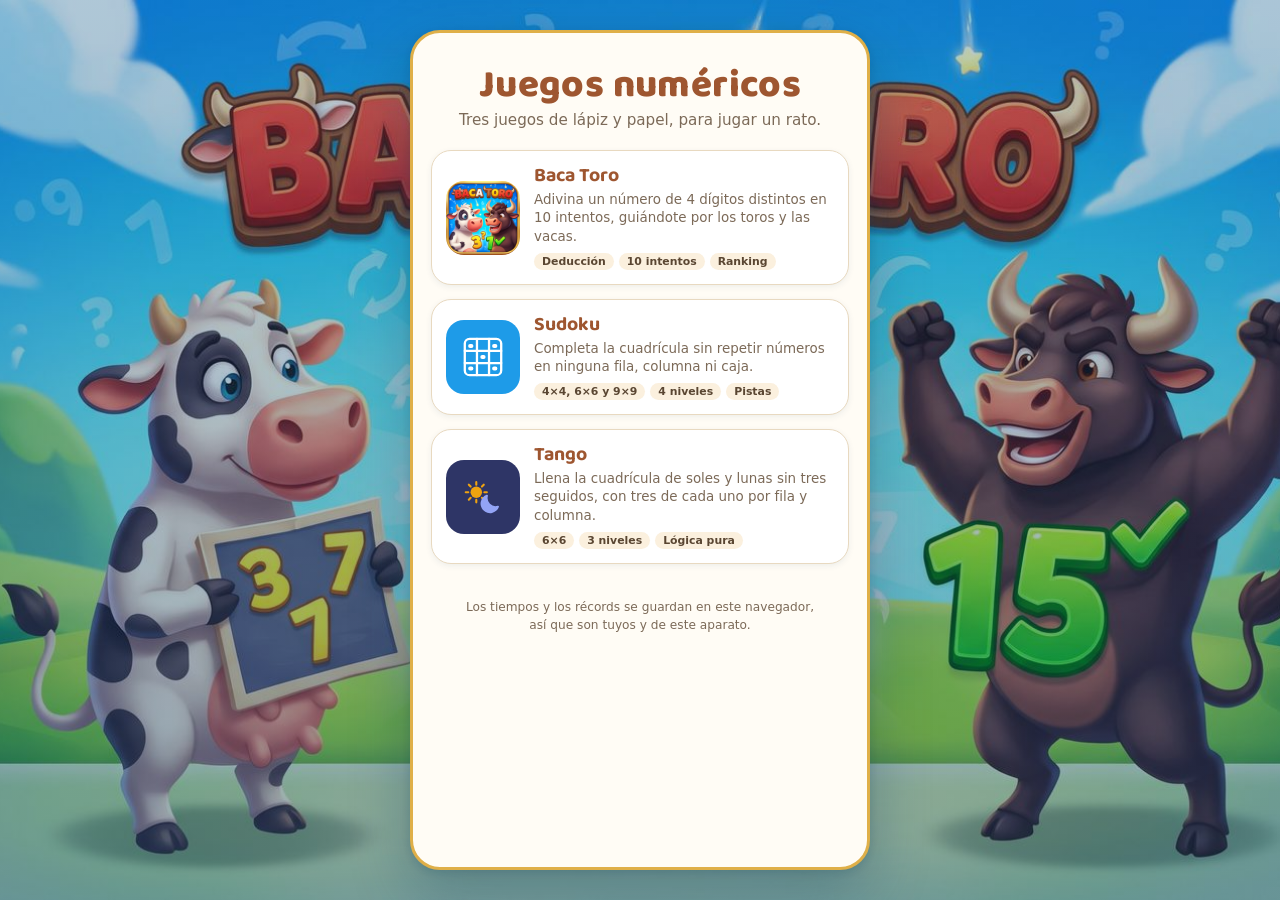
<file: index.html>
<!doctype html>
<html lang="es">
<head>
<meta charset="utf-8">
<meta name="viewport" content="width=device-width, initial-scale=1, viewport-fit=cover">
<title>Juegos numéricos</title>
<meta name="description" content="Una colección de juegos de números: Baca Toro y Sudoku.">
<meta name="theme-color" content="#1E9BE8">
<link rel="preconnect" href="https://fonts.googleapis.com">
<link rel="preconnect" href="https://fonts.gstatic.com" crossorigin>
<link rel="stylesheet" href="https://fonts.googleapis.com/css2?family=Baloo+2:wght@600;700;800&family=IBM+Plex+Mono:wght@500;600;700&display=swap">
<link rel="icon" href="icono-192.png">
<link rel="apple-touch-icon" href="icono-192.png">
<link rel="stylesheet" href="comun.css?v=3">

<style>
/* Portada de la colección: un juego por tarjeta, cada una con su gráfico
   a la izquierda y lo que hay que saber antes de entrar a la derecha. */

.encabezado-coleccion {
  padding-top: 34px;
  display: flex;
  flex-direction: column;
  align-items: center;
  gap: 4px;
  text-align: center;
}

.encabezado-coleccion .titulo { font-size: clamp(1.9rem, 8vw, 2.4rem); }

.juegos {
  display: flex;
  flex-direction: column;
  gap: 14px;
  width: 100%;
}

.juego {
  display: flex;
  align-items: center;
  gap: 14px;
  text-align: left;
  width: 100%;
  padding: 14px;
  border-radius: 20px;
  background: var(--superficie);
  border: 1px solid var(--borde);
  box-shadow: 0 2px 6px rgba(10, 60, 95, 0.07);
  color: inherit;
  text-decoration: none;
  transition: transform 150ms ease, box-shadow 150ms ease, border-color 150ms ease;
}

.juego:hover {
  transform: translateY(-2px);
  border-color: var(--dorado);
  box-shadow: 0 10px 24px rgba(10, 60, 95, 0.16);
}

.juego:active { transform: translateY(0); }

.juego .lamina {
  width: 74px;
  height: 74px;
  flex: none;
  border-radius: 18px;
  overflow: hidden;
  display: grid;
  place-items: center;
  background: var(--superficie-var);
}

.juego .lamina img { width: 100%; height: 100%; display: block; }
.juego .lamina svg { width: 46px; height: 46px; }

.juego .texto { min-width: 0; display: flex; flex-direction: column; gap: 3px; }

.juego h2 {
  font-family: var(--display);
  font-weight: 700;
  font-size: 1.22rem;
  margin: 0;
  line-height: 1.15;
  color: var(--cafe);
}

.juego p { margin: 0; font-size: 0.84rem; line-height: 1.4; color: var(--tenue); }

.juego .etiquetas { display: flex; flex-wrap: wrap; gap: 5px; padding-top: 3px; }

.juego .etiqueta {
  font-size: 0.68rem;
  font-weight: 700;
  padding: 2px 8px;
  border-radius: 999px;
  background: var(--superficie-var);
  color: var(--superficie-var-sobre);
}

.pie-coleccion {
  font-size: 0.76rem;
  line-height: 1.5;
  color: var(--tenue);
  text-align: center;
  padding-top: 4px;
}
</style>
</head>
<body>

<div id="app">
  <section class="vista portada gutter">
    <div class="encabezado-coleccion">
      <h1 class="titulo">Juegos numéricos</h1>
      <p class="bajada">Tres juegos de lápiz y papel, para jugar un rato.</p>
    </div>

    <nav class="juegos">
      <a class="juego" href="baca-toro.html">
        <span class="lamina">
          <img src="icono-192.png" width="192" height="192" alt="">
        </span>
        <span class="texto">
          <h2>Baca Toro</h2>
          <p>Adivina un número de 4 dígitos distintos en 10 intentos, guiándote por los toros y las vacas.</p>
          <span class="etiquetas">
            <span class="etiqueta">Deducción</span>
            <span class="etiqueta">10 intentos</span>
            <span class="etiqueta">Ranking</span>
          </span>
        </span>
      </a>

      <a class="juego" href="sudoku.html">
        <span class="lamina" style="background: var(--cielo)">
          <svg viewBox="0 0 48 48" fill="none" stroke="#fff" stroke-width="2.4"
               stroke-linecap="round" stroke-linejoin="round" aria-hidden="true">
            <rect x="5" y="5" width="38" height="38" rx="5"/>
            <path d="M17.7 5v38M30.3 5v38M5 17.7h38M5 30.3h38"/>
            <path d="M10.5 12.5h1.5M35.5 12.5h1.5M23.2 24h1.5M10.5 36h1.5M35.5 36h1.5"
                  stroke-width="4"/>
          </svg>
        </span>
        <span class="texto">
          <h2>Sudoku</h2>
          <p>Completa la cuadrícula sin repetir números en ninguna fila, columna ni caja.</p>
          <span class="etiquetas">
            <span class="etiqueta">4×4, 6×6 y 9×9</span>
            <span class="etiqueta">4 niveles</span>
            <span class="etiqueta">Pistas</span>
          </span>
        </span>
      </a>

      <a class="juego" href="tango.html">
        <span class="lamina" style="background: #2E3566">
          <svg viewBox="0 0 48 48" aria-hidden="true">
            <circle cx="17" cy="19" r="6" fill="#EFA310"/>
            <g stroke="#EFA310" stroke-width="2.2" stroke-linecap="round">
              <path d="M17 8.5v2.6M17 27v2.6M28 19h-2.6M8.6 19H6M24.8 11.2l-1.9 1.9M11.1 24.9l-1.9 1.9M24.8 26.8l-1.9-1.9M11.1 13.1l-1.9-1.9"/>
            </g>
            <path fill="#93A4F5" d="M39.4 33.2a8.4 8.4 0 0 1-10.3-10.3 1 1 0 0 0-1.3-1.2 9.9 9.9 0 1 0 12.8 12.8 1 1 0 0 0-1.2-1.3z"/>
          </svg>
        </span>
        <span class="texto">
          <h2>Tango</h2>
          <p>Llena la cuadrícula de soles y lunas sin tres seguidos, con tres de cada uno por fila y columna.</p>
          <span class="etiquetas">
            <span class="etiqueta">6×6</span>
            <span class="etiqueta">3 niveles</span>
            <span class="etiqueta">Lógica pura</span>
          </span>
        </span>
      </a>
    </nav>

    <p class="pie-coleccion">
      Los tiempos y los récords se guardan en este navegador,<br>
      así que son tuyos y de este aparato.
    </p>
  </section>
</div>

</body>
</html>
</file>
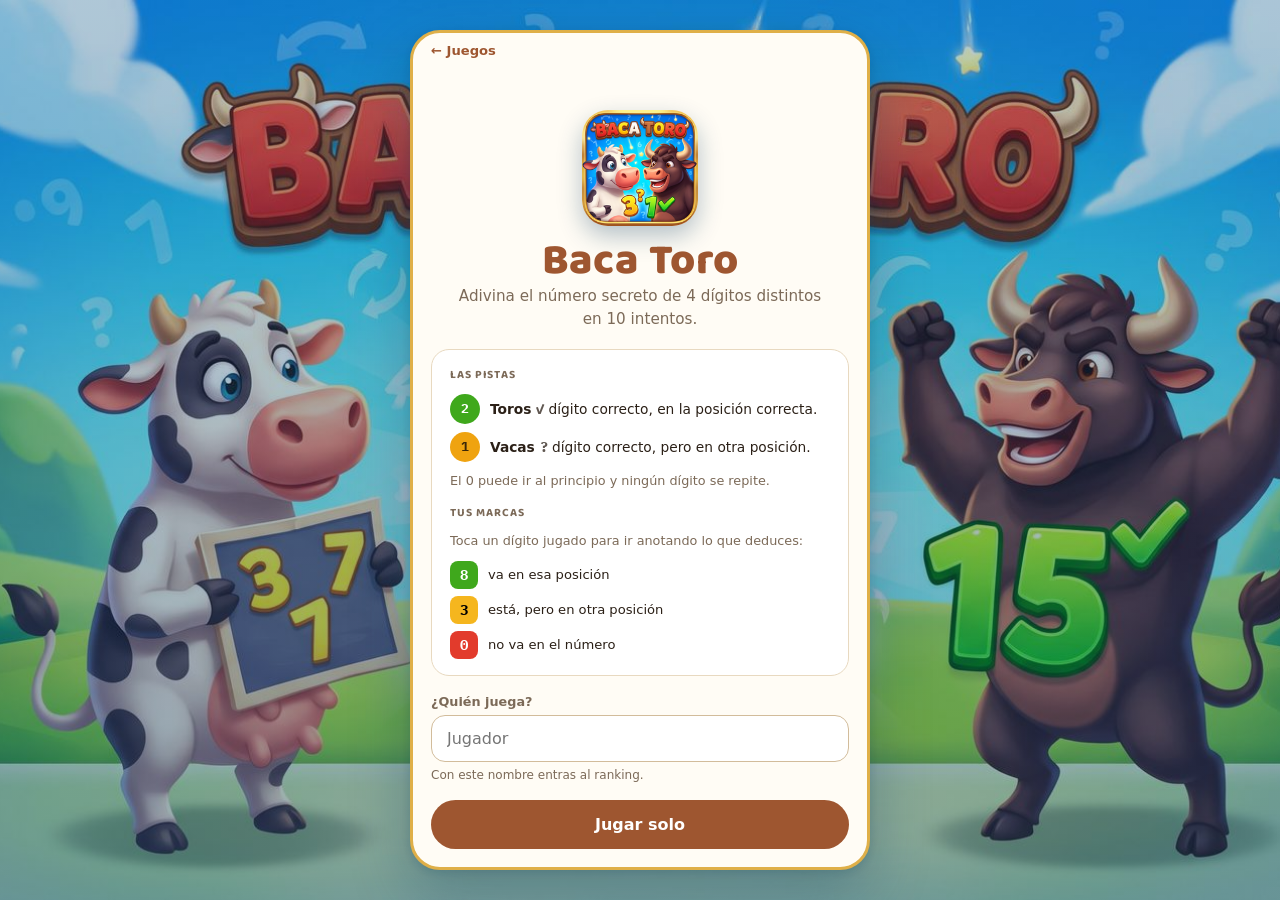
<file: baca-toro.html>
<!doctype html>
<html lang="es">
<head>
<meta charset="utf-8">
<meta name="viewport" content="width=device-width, initial-scale=1, viewport-fit=cover">
<title>Baca Toro</title>
<meta name="description" content="Adivina el número secreto de 4 dígitos distintos en 10 intentos.">
<meta name="theme-color" content="#1E9BE8">
<link rel="preconnect" href="https://fonts.googleapis.com">
<link rel="preconnect" href="https://fonts.gstatic.com" crossorigin>
<link rel="stylesheet" href="https://fonts.googleapis.com/css2?family=Baloo+2:wght@600;700;800&family=IBM+Plex+Mono:wght@500;600;700&display=swap">
<link rel="icon" href="icono-192.png">
<link rel="apple-touch-icon" href="icono-192.png">

<link rel="stylesheet" href="comun.css?v=3">
</head>
<body>

<div id="app">
  <section class="vista portada gutter" id="vista-inicio"></section>
  <section class="vista portada gutter" id="vista-duelo" hidden></section>
  <section class="vista" id="vista-juego" hidden></section>
  <section class="vista" id="vista-ranking" hidden></section>
  <div id="capa-dialogo"></div>
</div>

<script src="duelo.js?v=2"></script>
<script>
"use strict";

// ---------------------------------------------------------------------------
// Reglas del juego. Mismas que la versión Android, sin nada de interfaz.
// ---------------------------------------------------------------------------

const LARGO_SECRETO = 4;
const MAX_INTENTOS = 10;
const RESTANTES_PARA_ALERTA = 3;
const INTENSIDAD_MAXIMA_ALERTA = 0.45;
const MAX_LARGO_NOMBRE = 16;
const NOMBRE_POR_DEFECTO = "Jugador";
const LIMITE_RANKING = 50;
const DIGITOS = ["0", "1", "2", "3", "4", "5", "6", "7", "8", "9"];
const MARCAS = ["ninguna", "verde", "amarilla", "roja"];

/** Número secreto de dígitos distintos; puede empezar con 0, por eso es texto. */
function generarSecreto(largo = LARGO_SECRETO) {
  const bolsa = DIGITOS.slice();
  for (let i = bolsa.length - 1; i > 0; i--) {
    const j = Math.floor(Math.random() * (i + 1));
    [bolsa[i], bolsa[j]] = [bolsa[j], bolsa[i]];
  }
  return bolsa.slice(0, largo).join("");
}

/** Toros: dígito correcto en su lugar. Vacas: correcto pero corrido. */
function evaluarIntento(secreto, intento) {
  let toros = 0;
  let vacas = 0;
  for (let i = 0; i < intento.length; i++) {
    if (secreto[i] === intento[i]) toros++;
    else if (secreto.includes(intento[i])) vacas++;
  }
  return { toros, vacas, esVictoria: toros === LARGO_SECRETO };
}

/** Motivo del rechazo, o null si el intento sirve. */
function validarIntento(entrada, largo = LARGO_SECRETO, previos = []) {
  if (entrada.length !== largo) return "largo";
  if (!/^\d+$/.test(entrada)) return "noEsNumero";
  if (new Set(entrada).size !== entrada.length) return "repetidos";
  if (previos.includes(entrada)) return "yaIntentado";
  return null;
}

const MENSAJES_ERROR = {
  largo: `Te faltan dígitos: tienen que ser ${LARGO_SECRETO}.`,
  noEsNumero: "Sólo se permiten dígitos del 0 al 9.",
  repetidos: "Los dígitos no se pueden repetir.",
  yaIntentado: "Ese número ya lo probaste.",
};

/** Cuán roja se pone la pantalla: 0 tranquilo, 1 último intento. */
function nivelDeAlerta(usados) {
  const restantes = MAX_INTENTOS - usados;
  const tramos = RESTANTES_PARA_ALERTA + 1;
  if (restantes > RESTANTES_PARA_ALERTA) return 0;
  if (restantes <= 0) return 1;
  return (tramos - restantes) / tramos;
}

/** mm:ss, o h:mm:ss si la partida fue larguísima. */
function formatearTiempo(ms) {
  const total = Math.floor(ms / 1000);
  const h = Math.floor(total / 3600);
  const m = Math.floor((total % 3600) / 60);
  const s = total % 60;
  const dd = (n) => String(n).padStart(2, "0");
  return h > 0 ? `${h}:${dd(m)}:${dd(s)}` : `${dd(m)}:${dd(s)}`;
}

/** Siguiente color del ciclo de marcas, para ir cambiándolas a toques. */
function marcaSiguiente(marca) {
  return MARCAS[(MARCAS.indexOf(marca) + 1) % MARCAS.length];
}

// ---------------------------------------------------------------------------
// Fila en edición: se escribe tocando una celda y eligiendo abajo.
// ---------------------------------------------------------------------------

function filaVacia() {
  return { digitos: Array(LARGO_SECRETO).fill(null), seleccion: 0 };
}

const filaTexto = (fila) => fila.digitos.filter((d) => d !== null).join("");
const filaCompleta = (fila) => fila.digitos.every((d) => d !== null);

/** No vale repetir un dígito que ya esté en otra celda. */
const filaPermite = (fila, digito) =>
  !fila.digitos.some((escrito, i) => escrito === digito && i !== fila.seleccion);

/** Escribe y corre la selección a la derecha, sin borrar lo que ya había. */
function filaConDigito(fila, digito) {
  if (fila.seleccion === null) return fila;
  const digitos = fila.digitos.slice();
  digitos[fila.seleccion] = digito;
  return { digitos, seleccion: Math.min(fila.seleccion + 1, LARGO_SECRETO - 1) };
}

function filaBorrada(fila) {
  if (fila.seleccion === null) return fila;
  const digitos = fila.digitos.slice();
  digitos[fila.seleccion] = null;
  return { digitos, seleccion: fila.seleccion };
}

// ---------------------------------------------------------------------------
// Ranking guardado en este navegador.
// ---------------------------------------------------------------------------

const CLAVE_PUNTAJES = "vacas_toros_puntajes";
const CLAVE_JUGADOR = "vacas_toros_ultimo_jugador";

/** Menos intentos primero; a igual cantidad, menos tiempo. La fecha desempata. */
function ordenRanking(a, b) {
  return a.intentos - b.intentos || a.tiempoMs - b.tiempoMs || a.fechaMs - b.fechaMs;
}

function leerPuntajes() {
  try {
    const crudo = localStorage.getItem(CLAVE_PUNTAJES);
    if (!crudo) return [];
    const datos = JSON.parse(crudo);
    if (!Array.isArray(datos)) return [];
    return datos
      .filter((p) => p && typeof p.jugador === "string")
      .map((p) => ({
        jugador: p.jugador,
        intentos: Number(p.intentos) || 0,
        tiempoMs: Number(p.tiempoMs) || 0,
        fechaMs: Number(p.fechaMs) || 0,
      }))
      .sort(ordenRanking)
      .slice(0, LIMITE_RANKING);
  } catch (e) {
    // Datos corruptos o navegación privada: se parte de cero en vez de
    // dejar el juego sin ranking.
    return [];
  }
}

function guardarPuntaje(puntaje) {
  const todos = leerPuntajes().concat([puntaje]).sort(ordenRanking).slice(0, LIMITE_RANKING);
  try {
    localStorage.setItem(CLAVE_PUNTAJES, JSON.stringify(todos));
    localStorage.setItem(CLAVE_JUGADOR, puntaje.jugador);
  } catch (e) { /* sin almacenamiento, el ranking dura lo que dure la pestaña */ }
  return todos;
}

function leerUltimoJugador() {
  try { return localStorage.getItem(CLAVE_JUGADOR) || ""; } catch (e) { return ""; }
}

function borrarPuntajes() {
  try { localStorage.removeItem(CLAVE_PUNTAJES); } catch (e) { /* nada que borrar */ }
}

// ---------------------------------------------------------------------------
// Estado de la aplicación.
// ---------------------------------------------------------------------------

const estado = {
  pantalla: "inicio",
  jugador: "",
  secreto: generarSecreto(),
  fila: filaVacia(),
  intentos: [],
  error: null,
  partida: "enCurso",
  marcasDigitos: Array(DIGITOS.length).fill("ninguna"),
  secretoRevelado: null,
  tiempoMs: 0,
  inicioMs: 0,
  puntajes: [],
  puntajeReciente: null,
  dialogo: null,
  /** Duelo en curso contra un amigo, o null si se juega solo. */
  duelo: null,
  /** Lo que se está armando antes de mandarle el enlace al rival. */
  armando: null,
};

const CLAVE_DUELO = "baca_duelo";
const CANTIDADES = [1, 3, 5, 10];

function guardarDuelo() {
  try {
    if (estado.duelo) localStorage.setItem(CLAVE_DUELO, JSON.stringify(estado.duelo));
    else localStorage.removeItem(CLAVE_DUELO);
  } catch (e) { /* sin almacenamiento, el duelo dura lo que dure la pestaña */ }
}

function leerDuelo() {
  try {
    const crudo = localStorage.getItem(CLAVE_DUELO);
    const d = crudo ? JSON.parse(crudo) : null;
    return d && Array.isArray(d.aResolver) ? d : null;
  } catch (e) {
    return null;
  }
}

let cronometro = null;
/** Turno que se acaba de jugar, para animarlo una sola vez al aparecer. */
let turnoRecien = 0;

const terminada = () => estado.partida !== "enCurso";
const intentosUsados = () => estado.intentos.length;
const intentosRestantes = () => MAX_INTENTOS - intentosUsados();
const puedeProbar = () => !terminada() && filaCompleta(estado.fila);
const colorDeMarca = (marca) => (marca === "ninguna" ? null : `var(--marca-${marca})`);
const colorDeTexto = (marca) =>
  marca === "ninguna" ? "var(--tinta)" : marca === "amarilla" ? "#000" : "#fff";

const esc = (texto) =>
  String(texto).replace(/[&<>"']/g, (c) =>
    ({ "&": "&amp;", "<": "&lt;", ">": "&gt;", '"': "&quot;", "'": "&#39;" }[c]));

// ---------------------------------------------------------------------------
// Acciones.
// ---------------------------------------------------------------------------

function empezarPartida(secretoFijo) {
  // En un duelo el número no se sortea: lo puso el rival.
  estado.secreto = secretoFijo || generarSecreto();
  estado.fila = filaVacia();
  estado.intentos = [];
  estado.error = null;
  estado.partida = "enCurso";
  estado.marcasDigitos = Array(DIGITOS.length).fill("ninguna");
  estado.secretoRevelado = null;
  estado.tiempoMs = 0;
  estado.puntajeReciente = null;
  estado.pantalla = "juego";
  turnoRecien = 0;
  arrancarCronometro();
  pintar();
}

function arrancarCronometro() {
  detenerCronometro();
  estado.inicioMs = Date.now() - estado.tiempoMs;
  cronometro = setInterval(() => {
    estado.tiempoMs = Date.now() - estado.inicioMs;
    const reloj = document.getElementById("reloj");
    if (reloj) reloj.textContent = formatearTiempo(estado.tiempoMs);
  }, 200);
}

function detenerCronometro() {
  if (cronometro) clearInterval(cronometro);
  cronometro = null;
}

function seleccionarCelda(pos) {
  if (terminada()) return;
  estado.fila = { digitos: estado.fila.digitos.slice(), seleccion: pos };
  estado.error = null;
  pintar();
}

function escribirDigito(digito) {
  if (terminada() || !filaPermite(estado.fila, digito)) return;
  estado.fila = filaConDigito(estado.fila, digito);
  estado.error = null;
  pintar();
}

function borrarDigito() {
  if (terminada()) return;
  estado.fila = filaBorrada(estado.fila);
  estado.error = null;
  pintar();
}

function cambiarMarca(turno, posicion) {
  const intento = estado.intentos.find((i) => i.turno === turno);
  if (!intento) return;
  intento.marcas[posicion] = marcaSiguiente(intento.marcas[posicion]);
  pintar();
}

function cambiarMarcaDigito(digito) {
  const pos = DIGITOS.indexOf(digito);
  if (pos < 0) return;
  estado.marcasDigitos[pos] = marcaSiguiente(estado.marcasDigitos[pos]);
  pintar();
}

function limpiarMarcas() {
  estado.marcasDigitos = Array(DIGITOS.length).fill("ninguna");
  pintar();
}

function probar() {
  if (terminada()) return;
  const numero = filaTexto(estado.fila);
  const error = validarIntento(numero, LARGO_SECRETO, estado.intentos.map((i) => i.numero));
  if (error) {
    estado.error = error;
    pintar();
    return;
  }

  const marcador = evaluarIntento(estado.secreto, numero);
  estado.intentos.push({
    turno: estado.intentos.length + 1,
    numero,
    marcador,
    marcas: Array(numero.length).fill("ninguna"),
  });
  turnoRecien = estado.intentos.length;

  if (marcador.esVictoria) estado.partida = "ganada";
  else if (estado.intentos.length >= MAX_INTENTOS) estado.partida = "perdida";

  estado.fila = filaVacia();
  estado.error = null;
  if (terminada()) {
    estado.secretoRevelado = estado.secreto;
    terminar();
  }
  pintar();
}

function confirmarRendirse() {
  if (terminada()) return;
  estado.fila = { digitos: estado.fila.digitos.slice(), seleccion: null };
  estado.error = null;
  estado.partida = "rendida";
  estado.secretoRevelado = estado.secreto;
  estado.dialogo = null;
  terminar();
  pintar();
}

/** Cierra el tiempo y, si ganó, entra al ranking. */
function terminar() {
  detenerCronometro();
  estado.tiempoMs = Date.now() - estado.inicioMs;

  // En un duelo no se guarda en el ranking de a uno: se anota la ronda.
  if (estado.duelo) { cerrarRondaDeDuelo(); return; }

  if (estado.partida !== "ganada") return;

  const puntaje = {
    jugador: estado.jugador.trim() || NOMBRE_POR_DEFECTO,
    intentos: intentosUsados(),
    tiempoMs: estado.tiempoMs,
    fechaMs: Date.now(),
  };
  estado.puntajeReciente = puntaje;
  estado.puntajes = guardarPuntaje(puntaje);
}

function irA(pantalla) {
  if (pantalla !== "juego") detenerCronometro();
  else if (!terminada() && estado.intentos.length >= 0 && cronometro === null) arrancarCronometro();
  if (pantalla === "ranking") estado.puntajes = leerPuntajes();
  estado.pantalla = pantalla;
  pintar();
}

// ---------------------------------------------------------------------------
// Dibujo de las pantallas.
// ---------------------------------------------------------------------------

const vistas = {
  inicio: document.getElementById("vista-inicio"),
  duelo: document.getElementById("vista-duelo"),
  juego: document.getElementById("vista-juego"),
  ranking: document.getElementById("vista-ranking"),
};
const capaDialogo = document.getElementById("capa-dialogo");

function pintar() {
  for (const [nombre, nodo] of Object.entries(vistas)) nodo.hidden = nombre !== estado.pantalla;

  if (estado.pantalla === "inicio") pintarInicio();
  if (estado.pantalla === "duelo") pintarDuelo();
  if (estado.pantalla === "juego") pintarJuego();
  if (estado.pantalla === "ranking") pintarRanking();

  const alerta = estado.pantalla === "juego" && !terminada() ? nivelDeAlerta(intentosUsados()) : 0;
  document.documentElement.style.setProperty(
    "--mezcla",
    `${(alerta * INTENSIDAD_MAXIMA_ALERTA * 100).toFixed(1)}%`
  );

  pintarDialogo();
}

function pintarInicio() {
  vistas.inicio.innerHTML = `
    <a class="volver" href="index.html">← Juegos</a>

    <div class="marca">
      <img class="emblema" src="icono-192.png" width="192" height="192" alt=""
           fetchpriority="high">
      <h1 class="titulo">Baca Toro</h1>
      <p class="bajada">Adivina el número secreto de ${LARGO_SECRETO} dígitos distintos en ${MAX_INTENTOS} intentos.</p>
    </div>

    <div class="tarjeta-reglas">
      <p class="rotulo">Las pistas</p>
      <div class="pistas-def">
        <div class="pista-def">
          <span class="globo-def" style="background: var(--toros)">2</span>
          <span><strong>Toros <span class="simbolo">✓</span></strong> dígito correcto, en la posición correcta.</span>
        </div>
        <div class="pista-def">
          <span class="globo-def" style="background: var(--vacas); color: #3A2708">1</span>
          <span><strong>Vacas <span class="simbolo">?</span></strong> dígito correcto, pero en otra posición.</span>
        </div>
      </div>
      <p class="nota">El 0 puede ir al principio y ningún dígito se repite.</p>

      <p class="rotulo" style="padding-top: 4px">Tus marcas</p>
      <p class="nota">Toca un dígito jugado para ir anotando lo que deduces:</p>
      <div class="leyendas">
        <div class="leyenda">
          <span class="muestra" style="background: var(--marca-verde); color: #fff">8</span>
          <span>va en esa posición</span>
        </div>
        <div class="leyenda">
          <span class="muestra" style="background: var(--marca-amarilla); color: #000">3</span>
          <span>está, pero en otra posición</span>
        </div>
        <div class="leyenda">
          <span class="muestra" style="background: var(--marca-roja); color: #fff">0</span>
          <span>no va en el número</span>
        </div>
      </div>
    </div>

    <div class="campo">
      <label for="nombre">¿Quién juega?</label>
      <input id="nombre" type="text" maxlength="${MAX_LARGO_NOMBRE}"
             placeholder="${NOMBRE_POR_DEFECTO}" value="${esc(estado.jugador)}"
             autocomplete="nickname" enterkeyhint="go">
      <span class="ayuda">Con este nombre entras al ranking.</span>
    </div>

    <button class="boton" id="btn-jugar">Jugar solo</button>
    <button class="boton-linea" id="btn-duelo">Duelo con un amigo</button>
    <button class="boton-linea" id="btn-ver-ranking">Ver ranking</button>
  `;

  const nombre = vistas.inicio.querySelector("#nombre");
  nombre.addEventListener("input", (e) => {
    estado.jugador = e.target.value.slice(0, MAX_LARGO_NOMBRE);
  });
  nombre.addEventListener("keydown", (e) => {
    if (e.key === "Enter") { e.preventDefault(); empezarPartida(); }
  });
  vistas.inicio.querySelector("#btn-jugar").addEventListener("click", () => empezarPartida());
  vistas.inicio.querySelector("#btn-duelo").addEventListener("click", () => abrirArmado(null));
  vistas.inicio.querySelector("#btn-ver-ranking").addEventListener("click", () => irA("ranking"));
}

function pintarJuego() {
  const alerta = nivelDeAlerta(intentosUsados());
  const filas = [];

  for (let i = 0; i < MAX_INTENTOS; i++) {
    const intento = estado.intentos[i];
    if (intento) {
      const celdas = intento.numero
        .split("")
        .map((digito, pos) => {
          const local = intento.marcas[pos];
          const global = estado.marcasDigitos[DIGITOS.indexOf(digito)];
          // La marca local manda; si no hay, se usa la de la tira de arriba.
          const marca = local === "ninguna" ? global : local;
          const fondo = colorDeMarca(marca);
          const estilo = fondo
            ? ` style="background:${fondo};color:${colorDeTexto(marca)};border-color:transparent"`
            : "";
          return `<button class="celda jugada"${estilo}>${digito}</button>`;
        })
        .join("");
      const globo = (cantidad, color, colorTexto) =>
        cantidad > 0
          ? `<span class="globo" style="background:${color};color:${colorTexto}">${cantidad}</span>`
          : `<span class="globo" style="background:color-mix(in srgb, ${color} 12%, transparent);color:var(--tenue)">${cantidad}</span>`;
      filas.push(`
        <div class="fila${intento.turno === turnoRecien ? " recien" : ""}" data-turno="${intento.turno}">
          <span class="num">${intento.turno}</span>
          <div class="celdas">${celdas}</div>
          <span class="relleno"></span>
          <span class="pista">${globo(intento.marcador.toros, "var(--toros)", "#fff")}</span>
          <span class="pista">${globo(intento.marcador.vacas, "var(--vacas)", "#3A2708")}</span>
        </div>
      `);
    } else if (i === intentosUsados() && !terminada()) {
      const celdas = estado.fila.digitos
        .map((digito, pos) => {
          const elegida = pos === estado.fila.seleccion;
          return `<button class="celda${elegida ? " elegida" : ""}" data-celda="${pos}">${digito ?? ""}</button>`;
        })
        .join("");
      filas.push(`
        <div class="fila">
          <span class="num">${i + 1}</span>
          <div class="celdas">${celdas}</div>
          <span class="relleno"></span>
          <button class="probar" id="btn-probar"${puedeProbar() ? "" : " disabled"}>Probar</button>
        </div>
      `);
    } else {
      filas.push(`
        <div class="fila">
          <span class="num"></span>
          <div class="celdas">${'<span class="celda hueca"></span>'.repeat(LARGO_SECRETO)}</div>
        </div>
      `);
    }
  }

  const tira = DIGITOS.map((digito, i) => {
    const marca = estado.marcasDigitos[i];
    const fondo = colorDeMarca(marca);
    const estilo = fondo ? ` style="background:${fondo};color:${colorDeTexto(marca)};border-color:transparent"` : "";
    return `<button data-marca-digito="${digito}"${estilo}>${digito}</button>`;
  }).join("");

  const teclas = DIGITOS.map((digito, i) => {
    const marca = estado.marcasDigitos[i];
    const permitido = filaPermite(estado.fila, digito);
    const fondo = colorDeMarca(marca);
    const estilo = fondo ? ` style="background:${fondo};color:${colorDeTexto(marca)};border-color:transparent"` : "";
    return `<button class="tecla" data-digito="${digito}"${estilo}${permitido ? "" : " disabled"}>${digito}</button>`;
  }).join("");

  const abajo = terminada() ? panelFinal() : `
    <div class="selector gutter">
      <div class="teclas">${teclas}</div>
      <div class="acciones">
        <button class="boton-linea" id="btn-rendirse">Rendirse</button>
        <button class="boton-linea" id="btn-borrar">Borrar</button>
      </div>
      <p class="atajo">También sirve el teclado: <kbd>0</kbd>–<kbd>9</kbd>, <kbd>←</kbd> <kbd>→</kbd>, <kbd>Enter</kbd> y <kbd>⌫</kbd></p>
    </div>
  `;

  vistas.juego.innerHTML = `
    <header class="barra gutter">
      <div class="quien">
        <div class="nombre">${estado.duelo
          ? `Duelo con ${esc(estado.duelo.rival)}`
          : esc(estado.jugador.trim() || NOMBRE_POR_DEFECTO)}</div>
        <div class="turno">${estado.duelo
          ? `Número ${estado.duelo.ronda + 1} de ${estado.duelo.aResolver.length} · intento ${Math.min(intentosUsados() + 1, MAX_INTENTOS)}`
          : `Intento ${Math.min(intentosUsados() + 1, MAX_INTENTOS)} de ${MAX_INTENTOS}`}</div>
      </div>
      <span class="reloj" id="reloj">${formatearTiempo(estado.tiempoMs)}</span>
      <button class="salir" id="btn-salir">Salir</button>
    </header>

    <div class="bloque-tira gutter">
      <div class="tira-cabecera">
        <span class="rotulo">Dígitos descartados</span>
        <button id="btn-limpiar">Limpiar</button>
      </div>
      <div class="tira">${tira}</div>
    </div>

    ${!terminada() && alerta > 0
      ? `<div class="aviso-alerta gutter">${intentosRestantes() === 1 ? "¡Último intento!" : `Quedan ${intentosRestantes()} intentos`}</div>`
      : ""}

    <div class="cabecera-columnas gutter">
      <span class="hueco"></span>
      <span class="col toros">Toros</span>
      <span class="col vacas">Vacas</span>
    </div>

    <div class="historial gutter">${filas.join("")}</div>

    ${estado.error ? `<div class="error gutter">${MENSAJES_ERROR[estado.error]}</div>` : ""}
    ${abajo}
  `;

  const v = vistas.juego;
  v.querySelector("#btn-salir").addEventListener("click", () => {
    if (estado.duelo) { estado.dialogo = "dejarDuelo"; pintar(); }
    else irA("inicio");
  });
  v.querySelector("#btn-limpiar").addEventListener("click", limpiarMarcas);

  v.querySelectorAll("[data-marca-digito]").forEach((b) =>
    b.addEventListener("click", () => cambiarMarcaDigito(b.dataset.marcaDigito)));

  v.querySelectorAll("[data-celda]").forEach((b) =>
    b.addEventListener("click", () => seleccionarCelda(Number(b.dataset.celda))));

  v.querySelectorAll(".fila[data-turno]").forEach((fila) => {
    const turno = Number(fila.dataset.turno);
    fila.querySelectorAll(".celda").forEach((celda, pos) =>
      celda.addEventListener("click", () => cambiarMarca(turno, pos)));
  });

  v.querySelectorAll("[data-digito]").forEach((b) =>
    b.addEventListener("click", () => escribirDigito(b.dataset.digito)));

  const probarBtn = v.querySelector("#btn-probar");
  if (probarBtn) probarBtn.addEventListener("click", probar);

  const borrar = v.querySelector("#btn-borrar");
  if (borrar) borrar.addEventListener("click", borrarDigito);

  const rendirse = v.querySelector("#btn-rendirse");
  if (rendirse) rendirse.addEventListener("click", () => { estado.dialogo = "rendirse"; pintar(); });

  const otra = v.querySelector("#btn-otra-vez");
  if (otra) otra.addEventListener("click", () => empezarPartida());

  const siguiente = v.querySelector("#btn-siguiente");
  if (siguiente) siguiente.addEventListener("click", siguienteRonda);

  const verRanking = v.querySelector("#btn-ranking-final");
  if (verRanking) verRanking.addEventListener("click", () => irA("ranking"));

  // El historial sigue a la fila en juego.
  const historial = v.querySelector(".historial");
  if (historial && !terminada()) {
    const activa = historial.children[intentosUsados()];
    if (activa) activa.scrollIntoView({ block: "nearest" });
  }

  // La animación de entrada corre una sola vez.
  turnoRecien = 0;
}

function panelFinal() {
  const gano = estado.partida === "ganada";
  const titulo = gano
    ? "¡Ganaste!"
    : estado.partida === "perdida"
      ? "Se acabaron los intentos"
      : "Te rendiste";
  const detalle = gano
    ? `${intentosUsados()} ${intentosUsados() === 1 ? "intento" : "intentos"} en ${formatearTiempo(estado.tiempoMs)}.`
    : `El número era <span class="secreto">${estado.secretoRevelado}</span>`;
  // En un duelo el panel no ofrece ranking ni revancha: encadena las rondas.
  if (estado.duelo) {
    const d = estado.duelo;
    const quedan = d.aResolver.length - d.ronda - 1;
    return `
      <div class="panel-final gutter${gano ? " gano" : ""}">
        <h2>${titulo}</h2>
        <p>${detalle}</p>
        <p class="guardado">Número ${d.ronda + 1} de ${d.aResolver.length}${
          quedan > 0 ? ` · quedan ${quedan}` : " · era el último"}</p>
        <div class="par-botones">
          <button class="boton" id="btn-siguiente">${quedan > 0 ? "Siguiente número" : "Ver el resultado"}</button>
        </div>
      </div>
    `;
  }

  return `
    <div class="panel-final gutter${gano ? " gano" : ""}">
      <h2>${titulo}</h2>
      <p>${detalle}</p>
      ${gano ? '<p class="guardado">Guardado en el ranking.</p>' : ""}
      <div class="par-botones">
        <button class="boton-linea" id="btn-ranking-final">Ranking</button>
        <button class="boton" id="btn-otra-vez">Otra vez</button>
      </div>
    </div>
  `;
}

function pintarRanking() {
  const puntajes = estado.puntajes;
  const reciente = estado.puntajeReciente;

  const cuerpo = puntajes.length === 0
    ? `<div class="vacio gutter">Todavía no hay partidas ganadas.<br>Gana una y aparecerás aquí.</div>`
    : `
      <div class="tabla-cabecera gutter">
        <span class="pos">#</span>
        <span class="jug">Jugador</span>
        <span class="int">Intentos</span>
        <span class="tie">Tiempo</span>
      </div>
      <div class="lista-ranking gutter">
        ${puntajes.map((p, i) => {
          const pos = i + 1;
          const esReciente = reciente &&
            p.jugador === reciente.jugador &&
            p.intentos === reciente.intentos &&
            p.tiempoMs === reciente.tiempoMs &&
            p.fechaMs === reciente.fechaMs;
          const clase = esReciente ? "reciente" : pos <= 3 ? "podio" : "";
          return `
            <div class="puesto ${clase}">
              <span class="pos"><span class="medalla">${pos}</span></span>
              <span class="jug">${esc(p.jugador)}</span>
              <span class="int">${p.intentos}</span>
              <span class="tie">${formatearTiempo(p.tiempoMs)}</span>
            </div>
          `;
        }).join("")}
      </div>
      <div class="pie-ranking gutter">
        <button class="boton-linea" id="btn-borrar-ranking">Borrar ranking</button>
      </div>
    `;

  vistas.ranking.innerHTML = `
    <header class="barra gutter">
      <div class="quien"><div class="nombre">Ranking</div></div>
      <button class="salir" id="btn-volver">Volver</button>
    </header>
    ${cuerpo}
  `;

  vistas.ranking.querySelector("#btn-volver")
    .addEventListener("click", () => irA(estado.intentos.length > 0 || terminada() ? "juego" : "inicio"));

  const borrar = vistas.ranking.querySelector("#btn-borrar-ranking");
  if (borrar) borrar.addEventListener("click", () => { estado.dialogo = "borrar"; pintar(); });
}

function pintarDialogo() {
  if (!estado.dialogo) { capaDialogo.innerHTML = ""; return; }

  const textos = {
    rendirse: {
      titulo: "¿Te quieres rendir?",
      cuerpo: "Se revelará el número secreto y perderás esta partida.",
      confirmar: "Sí, rendirme",
    },
    borrar: {
      titulo: "¿Borrar el ranking?",
      cuerpo: "Se pierden todos los puntajes guardados y no se pueden recuperar.",
      confirmar: "Borrar",
    },
    dejarDuelo: {
      titulo: "¿Dejar el duelo?",
      cuerpo: "Se pierden los números que llevas resueltos. El enlace de tu rival sigue sirviendo si quieres retomarlo.",
      confirmar: "Sí, dejarlo",
    },
  }[estado.dialogo];

  capaDialogo.innerHTML = `
    <div class="velo" role="dialog" aria-modal="true" aria-labelledby="dlg-titulo">
      <div class="dialogo">
        <h2 id="dlg-titulo">${textos.titulo}</h2>
        <p>${textos.cuerpo}</p>
        <div class="opciones">
          <button id="dlg-cancelar">Cancelar</button>
          <button id="dlg-confirmar">${textos.confirmar}</button>
        </div>
      </div>
    </div>
  `;

  const cual = estado.dialogo;
  capaDialogo.querySelector("#dlg-cancelar")
    .addEventListener("click", () => { estado.dialogo = null; pintar(); });
  capaDialogo.querySelector("#dlg-confirmar").addEventListener("click", () => {
    estado.dialogo = null;
    if (cual === "rendirse") confirmarRendirse();
    else if (cual === "dejarDuelo") salirDelDuelo();
    else {
      borrarPuntajes();
      estado.puntajes = [];
      estado.puntajeReciente = null;
      pintar();
    }
  });
  capaDialogo.querySelector("#dlg-confirmar").focus();
}

// ---------------------------------------------------------------------------
// Duelo contra un amigo.
//
// Nadie está conectado con nadie: el que reta manda un enlace con los números
// que el otro tendrá que adivinar, el retado contesta con los suyos, y de ahí
// cada uno juega cuando quiera. Al final se cambian un código con los
// resultados y la pantalla dice quién ganó.
// ---------------------------------------------------------------------------

function abrirArmado(reto) {
  estado.armando = {
    fase: reto ? "escribir" : "elegir",
    cantidad: reto ? reto.n.length : 3,
    numeros: [],
    reto: reto || null,
    enlace: "",
  };
  estado.pantalla = "duelo";
  pintar();
}

function elegirCantidad(n) {
  estado.armando.cantidad = n;
  pintar();
}

/** Cuatro dígitos distintos, igual que el número que sortea el juego. */
function numeroValido(texto) {
  return /^\d{4}$/.test(texto) && new Set(texto).size === 4;
}

function pasarAEscribir() {
  estado.armando.fase = "escribir";
  pintar();
}

/** Arma el enlace con los números que el rival tendrá que adivinar. */
function cerrarArmado(numeros) {
  const a = estado.armando;
  a.numeros = numeros;
  a.enlace = enlaceCon("baca-toro.html", {
    t: a.reto ? "resp" : "reto",
    de: estado.jugador.trim() || NOMBRE_POR_DEFECTO,
    n: numeros,
  });
  a.fase = "enviar";
  pintar();
}

/** Empieza a resolver los números que puso el rival. */
function comenzarDuelo(rival, aResolver) {
  estado.duelo = { rival, aResolver, ronda: 0, resultados: [], resultadoRival: null };
  estado.armando = null;
  guardarDuelo();
  empezarPartida(aResolver[0]);
}

/** Anota cómo fue la ronda y pasa a la siguiente, o cierra el duelo. */
function cerrarRondaDeDuelo() {
  const d = estado.duelo;
  d.resultados.push({
    // Perder o rendirse cuesta el máximo de intentos: si no, convendría
    // rendirse apenas el número se pone difícil.
    intentos: estado.partida === "ganada" ? intentosUsados() : MAX_INTENTOS,
    tiempoMs: estado.tiempoMs,
  });
  guardarDuelo();
}

function siguienteRonda() {
  const d = estado.duelo;
  d.ronda++;
  guardarDuelo();
  if (d.ronda < d.aResolver.length) empezarPartida(d.aResolver[d.ronda]);
  else { estado.pantalla = "duelo"; estado.armando = { fase: "final" }; pintar(); }
}

function codigoDeResultado() {
  return aCodigo({
    t: "res",
    de: estado.jugador.trim() || NOMBRE_POR_DEFECTO,
    r: estado.duelo.resultados.map((x) => [x.intentos, Math.round(x.tiempoMs / 100)]),
  });
}

/** Lee el código que mandó el rival y lo deja listo para comparar. */
function pegarResultadoRival(texto) {
  const d = extraerCodigo(texto, "res");
  if (!d || !Array.isArray(d.r)) {
    return "Ahí no encuentro ningún resultado. Pega el mensaje que te mandó, tal cual.";
  }
  if (d.r.length !== estado.duelo.resultados.length) {
    return `Ese código es de una partida a ${d.r.length}, y esta es a ${estado.duelo.resultados.length}.`;
  }
  estado.duelo.rival = d.de || estado.duelo.rival;
  estado.duelo.resultadoRival = d.r.map(([intentos, decimas]) => ({
    intentos: Number(intentos) || 0,
    tiempoMs: (Number(decimas) || 0) * 100,
  }));
  guardarDuelo();
  pintar();
  return null;
}

function salirDelDuelo() {
  estado.duelo = null;
  estado.armando = null;
  estado.dialogo = null;
  guardarDuelo();
  detenerCronometro();
  estado.pantalla = "inicio";
  pintar();
}

function pintarDuelo() {
  const a = estado.armando || {};
  if (a.fase === "elegir") return pintarElegirCantidad();
  if (a.fase === "escribir") return pintarEscribirNumeros();
  if (a.fase === "enviar") return pintarEnviarEnlace();
  if (a.fase === "final") return pintarFinalDuelo();
}

function pintarElegirCantidad() {
  const a = estado.armando;
  vistas.duelo.innerHTML = `
    <a class="volver" href="#" id="btn-atras">← Volver</a>
    <div class="marca">
      <h1 class="titulo">Duelo</h1>
      <p class="bajada">Cada uno pone los números que el otro tiene que adivinar. Después juegan por separado y se comparan los resultados.</p>
    </div>

    <div class="opciones">
      <p class="rotulo">¿Cuántos números?</p>
      <div class="botonera fila4">
        ${CANTIDADES.map((n) => `
          <button class="opcion" data-cantidad="${n}" aria-pressed="${n === a.cantidad}">
            <span class="fuerte">${n}</span>
            <span class="flojo">${n === 1 ? "una vuelta" : "vueltas"}</span>
          </button>
        `).join("")}
      </div>
    </div>

    <div class="campo">
      <label for="nombre-duelo">¿Cómo te llamas?</label>
      <input id="nombre-duelo" type="text" maxlength="${MAX_LARGO_NOMBRE}"
             placeholder="${NOMBRE_POR_DEFECTO}" value="${esc(estado.jugador)}" autocomplete="nickname">
      <span class="ayuda">Así te verá tu rival.</span>
    </div>

    <button class="boton" id="btn-seguir">Escribir mis números</button>
  `;

  vistas.duelo.querySelectorAll("[data-cantidad]").forEach((b) =>
    b.addEventListener("click", () => elegirCantidad(Number(b.dataset.cantidad))));
  vistas.duelo.querySelector("#nombre-duelo").addEventListener("input", (e) => {
    estado.jugador = e.target.value.slice(0, MAX_LARGO_NOMBRE);
  });
  vistas.duelo.querySelector("#btn-seguir").addEventListener("click", pasarAEscribir);
  vistas.duelo.querySelector("#btn-atras").addEventListener("click", (e) => {
    e.preventDefault(); estado.armando = null; irA("inicio");
  });
}

function pintarEscribirNumeros() {
  const a = estado.armando;
  const quien = a.reto ? esc(a.reto.de) : "tu rival";
  const campos = Array.from({ length: a.cantidad }, (_, i) => `
    <div class="campo-numero">
      <span class="indice">${i + 1}</span>
      <input class="secreto" data-indice="${i}" type="text" inputmode="numeric"
             maxlength="4" placeholder="0000" autocomplete="off" value="${esc(a.numeros[i] || "")}">
      <span class="visto" data-visto="${i}"></span>
    </div>
  `).join("");

  vistas.duelo.innerHTML = `
    <a class="volver" href="#" id="btn-atras">← Volver</a>
    <div class="marca">
      <h1 class="titulo">Tus números</h1>
      <p class="bajada">${a.reto
        ? `<strong>${quien}</strong> te retó a ${a.cantidad} ${a.cantidad === 1 ? "número" : "números"}. Escribe los tuyos, que son los que tendrá que adivinar.`
        : `Escribe los ${a.cantidad} que tendrá que adivinar ${quien}.`}</p>
    </div>

    <div class="numeros-secretos">${campos}</div>
    <p class="nota" style="text-align:left">Cuatro dígitos <strong>distintos</strong> cada uno. Puede empezar con 0.</p>

    <button class="boton-linea" id="btn-azar">Ponerlos al azar</button>
    <button class="boton" id="btn-listo" disabled>Listo</button>
  `;

  const inputs = [...vistas.duelo.querySelectorAll(".secreto")];
  const listo = vistas.duelo.querySelector("#btn-listo");

  function revisar() {
    const valores = inputs.map((x) => x.value.trim());
    valores.forEach((v, i) => {
      const marca = vistas.duelo.querySelector(`[data-visto="${i}"]`);
      marca.textContent = v === "" ? "" : numeroValido(v) ? "✓" : "✗";
      marca.className = `visto ${v === "" ? "" : numeroValido(v) ? "bien" : "mal"}`;
    });
    a.numeros = valores;
    listo.disabled = !valores.every(numeroValido);
  }

  inputs.forEach((x) => {
    x.addEventListener("input", () => {
      x.value = x.value.replace(/\D/g, "").slice(0, 4);
      revisar();
    });
  });
  revisar();

  vistas.duelo.querySelector("#btn-azar").addEventListener("click", () => {
    inputs.forEach((x) => { x.value = generarSecreto(); });
    revisar();
  });
  listo.addEventListener("click", () => cerrarArmado(inputs.map((x) => x.value.trim())));
  vistas.duelo.querySelector("#btn-atras").addEventListener("click", (e) => {
    e.preventDefault();
    if (a.reto) { estado.armando = null; irA("inicio"); }
    else { a.fase = "elegir"; pintar(); }
  });
}

function pintarEnviarEnlace() {
  const a = estado.armando;
  const esRespuesta = Boolean(a.reto);
  const mensaje = `Te reto en Baca Toro, a ${a.cantidad} ${a.cantidad === 1 ? "número" : "números"}. Abre esto y escribe los tuyos:\n${a.enlace}`;
  const mensajeResp = `Listo, acá van mis números para ti. Ábrelo y juega cuando quieras:\n${a.enlace}`;
  const texto = esRespuesta ? mensajeResp : mensaje;

  vistas.duelo.innerHTML = `
    <div class="marca">
      <h1 class="titulo">${esRespuesta ? "Mándaselo de vuelta" : "Mándaselo a tu rival"}</h1>
      <p class="bajada">${esRespuesta
        ? `Este enlace lleva tus números para <strong>${esc(a.reto.de)}</strong>. Mándaselo y empieza a jugar: no tienes que esperarlo.`
        : "Este enlace lleva tus números adentro. Cuando te conteste con el suyo, lo abres y empiezas."}</p>
    </div>

    <div class="caja-enlace"><code>${esc(a.enlace)}</code></div>

    <a class="boton btn-wsp" id="btn-wsp" href="${enlaceWhatsapp(texto)}" target="_blank" rel="noopener">Mandar por WhatsApp</a>
    <button class="boton-linea" id="btn-copiar">Copiar el enlace</button>
    <p class="aviso-copia" id="aviso"></p>

    ${esRespuesta
      ? `<button class="boton" id="btn-jugar-ya">Empezar a jugar</button>`
      : `<p class="nota" style="text-align:center">Cuando te llegue su enlace, ábrelo y la partida empieza sola.</p>
         <button class="boton-linea" id="btn-atras">Volver al inicio</button>`}
  `;

  vistas.duelo.querySelector("#btn-copiar").addEventListener("click", async () => {
    const como = await compartir(texto, "Duelo en Baca Toro");
    const aviso = vistas.duelo.querySelector("#aviso");
    aviso.textContent = como === "copiado" ? "Copiado. Pégalo donde quieras."
      : como === "compartido" ? "Listo, se mandó."
      : como === "cancelado" ? ""
      : "No se pudo copiar. Selecciona el enlace de arriba a mano.";
  });

  const jugarYa = vistas.duelo.querySelector("#btn-jugar-ya");
  if (jugarYa) jugarYa.addEventListener("click", () => comenzarDuelo(a.reto.de, a.reto.n));

  const atras = vistas.duelo.querySelector("#btn-atras");
  if (atras) atras.addEventListener("click", () => { estado.armando = null; irA("inicio"); });
}

function pintarFinalDuelo() {
  const d = estado.duelo;
  const codigo = codigoDeResultado();
  const mios = d.resultados;
  const prom = {
    intentos: promedio(mios.map((r) => r.intentos)),
    tiempoMs: promedio(mios.map((r) => r.tiempoMs)),
  };

  const filas = mios.map((r, i) => `
    <div class="puesto">
      <span class="pos"><span class="medalla">${i + 1}</span></span>
      <span class="jug">${d.aResolver[i]}</span>
      <span class="int">${r.intentos}</span>
      <span class="tie">${formatearTiempo(r.tiempoMs)}</span>
    </div>
  `).join("");

  let comparacion = "";
  if (d.resultadoRival) {
    const { ganador, yo, rival } = compararDuelo(mios, d.resultadoRival);
    const nombreYo = esc(estado.jugador.trim() || NOMBRE_POR_DEFECTO);
    comparacion = `
      <div class="panel-final ${ganador === "yo" ? "gano" : ""}" style="margin-top:14px">
        <h2>${ganador === "yo" ? "¡Ganaste!" : ganador === "rival" ? `Ganó ${esc(d.rival)}` : "Empate"}</h2>
        <div class="marcador-duelo">
          <div class="lado ${ganador === "yo" ? "vence" : ""}">
            <span class="quien-duelo">${nombreYo}</span>
            <span class="cifra-duelo">${formatearPromedio(yo.intentos)}</span>
            <span class="rotulo-duelo">intentos</span>
            <span class="tiempo-duelo">${formatearTiempo(yo.tiempoMs)}</span>
          </div>
          <span class="versus">vs</span>
          <div class="lado ${ganador === "rival" ? "vence" : ""}">
            <span class="quien-duelo">${esc(d.rival)}</span>
            <span class="cifra-duelo">${formatearPromedio(rival.intentos)}</span>
            <span class="rotulo-duelo">intentos</span>
            <span class="tiempo-duelo">${formatearTiempo(rival.tiempoMs)}</span>
          </div>
        </div>
        <p class="guardado">Promedios de ${mios.length} ${mios.length === 1 ? "número" : "números"}. A igual cantidad de intentos, gana el menor tiempo.</p>
      </div>
    `;
  }

  vistas.duelo.innerHTML = `
    <div class="marca">
      <h1 class="titulo">Terminaste</h1>
      <p class="bajada">Tu promedio: <strong>${formatearPromedio(prom.intentos)}</strong> ${prom.intentos === 1 ? "intento" : "intentos"} y <strong>${formatearTiempo(prom.tiempoMs)}</strong> por número.</p>
    </div>

    <div class="tabla-cabecera" style="padding-inline:0">
      <span class="pos">#</span><span class="jug">Número</span>
      <span class="int">Intentos</span><span class="tie">Tiempo</span>
    </div>
    <div class="lista-ranking" style="flex:none">${filas}</div>

    ${d.resultadoRival ? comparacion : `
      <div class="caja-enlace"><code>${codigo}</code></div>
      <a class="boton btn-wsp" href="${enlaceWhatsapp(codigo)}" target="_blank" rel="noopener">Mandar mi resultado</a>
      <button class="boton-linea" id="btn-copiar">Copiar mi resultado</button>
      <p class="aviso-copia" id="aviso"></p>

      <div class="campo" style="margin-top:6px">
        <label for="codigo-rival">Pega acá el resultado de ${esc(d.rival)}</label>
        <input id="codigo-rival" type="text" placeholder="Pega el mensaje de tu rival" autocomplete="off">
        <span class="ayuda" id="error-codigo"></span>
      </div>
      <button class="boton" id="btn-comparar">Comparar</button>
    `}

    <button class="boton-linea" id="btn-salir-duelo" style="margin-top:6px">Salir del duelo</button>
  `;

  const copiar = vistas.duelo.querySelector("#btn-copiar");
  if (copiar) copiar.addEventListener("click", async () => {
    const como = await compartir(codigo, "Mi resultado");
    const aviso = vistas.duelo.querySelector("#aviso");
    aviso.textContent = como === "copiado" ? "Copiado." : como === "compartido" ? "Listo, se mandó."
      : como === "cancelado" ? "" : "No se pudo copiar. Selecciónalo a mano.";
  });

  const comparar = vistas.duelo.querySelector("#btn-comparar");
  if (comparar) comparar.addEventListener("click", () => {
    const campo = vistas.duelo.querySelector("#codigo-rival");
    const error = pegarResultadoRival(campo.value);
    if (error) vistas.duelo.querySelector("#error-codigo").textContent = error;
  });

  vistas.duelo.querySelector("#btn-salir-duelo").addEventListener("click", salirDelDuelo);
}

// ---------------------------------------------------------------------------
// Teclado físico: el navegador lo tiene y el teléfono no, así que se suma
// sin reemplazar al selector de abajo.
// ---------------------------------------------------------------------------

document.addEventListener("keydown", (e) => {
  if (estado.dialogo) {
    if (e.key === "Escape") { estado.dialogo = null; pintar(); }
    return;
  }
  if (estado.pantalla !== "juego" || terminada()) return;
  if (e.target instanceof HTMLInputElement) return;

  if (/^\d$/.test(e.key)) { e.preventDefault(); escribirDigito(e.key); }
  else if (e.key === "Backspace") { e.preventDefault(); borrarDigito(); }
  else if (e.key === "Enter" && puedeProbar()) { e.preventDefault(); probar(); }
  else if (e.key === "ArrowLeft" && estado.fila.seleccion !== null) {
    e.preventDefault();
    seleccionarCelda(Math.max(0, estado.fila.seleccion - 1));
  } else if (e.key === "ArrowRight" && estado.fila.seleccion !== null) {
    e.preventDefault();
    seleccionarCelda(Math.min(LARGO_SECRETO - 1, estado.fila.seleccion + 1));
  }
});

// ---------------------------------------------------------------------------
// Arranque.
// ---------------------------------------------------------------------------

estado.puntajes = leerPuntajes();
estado.jugador = leerUltimoJugador();

(function arrancar() {
  const entrante = datosDelEnlace();

  // Un enlace de duelo manda sobre cualquier cosa que hubiera guardada.
  if (entrante && Array.isArray(entrante.n) && entrante.n.every(numeroValido)) {
    limpiarEnlace();
    if (entrante.t === "reto") {
      // Te retaron: primero pones los tuyos, después juegas los suyos.
      abrirArmado(entrante);
      return;
    }
    if (entrante.t === "resp") {
      // Te contestaron: a jugar los números que mandó.
      comenzarDuelo(entrante.de || "Tu rival", entrante.n);
      return;
    }
  }

  // Un duelo a medias sobrevive a que se cierre la pestaña.
  const guardado = leerDuelo();
  if (guardado) {
    estado.duelo = guardado;
    if (guardado.resultados.length >= guardado.aResolver.length) {
      estado.armando = { fase: "final" };
      estado.pantalla = "duelo";
      pintar();
    } else {
      empezarPartida(guardado.aResolver[guardado.ronda]);
    }
    return;
  }

  pintar();
})();
</script>
</body>
</html>
</file>
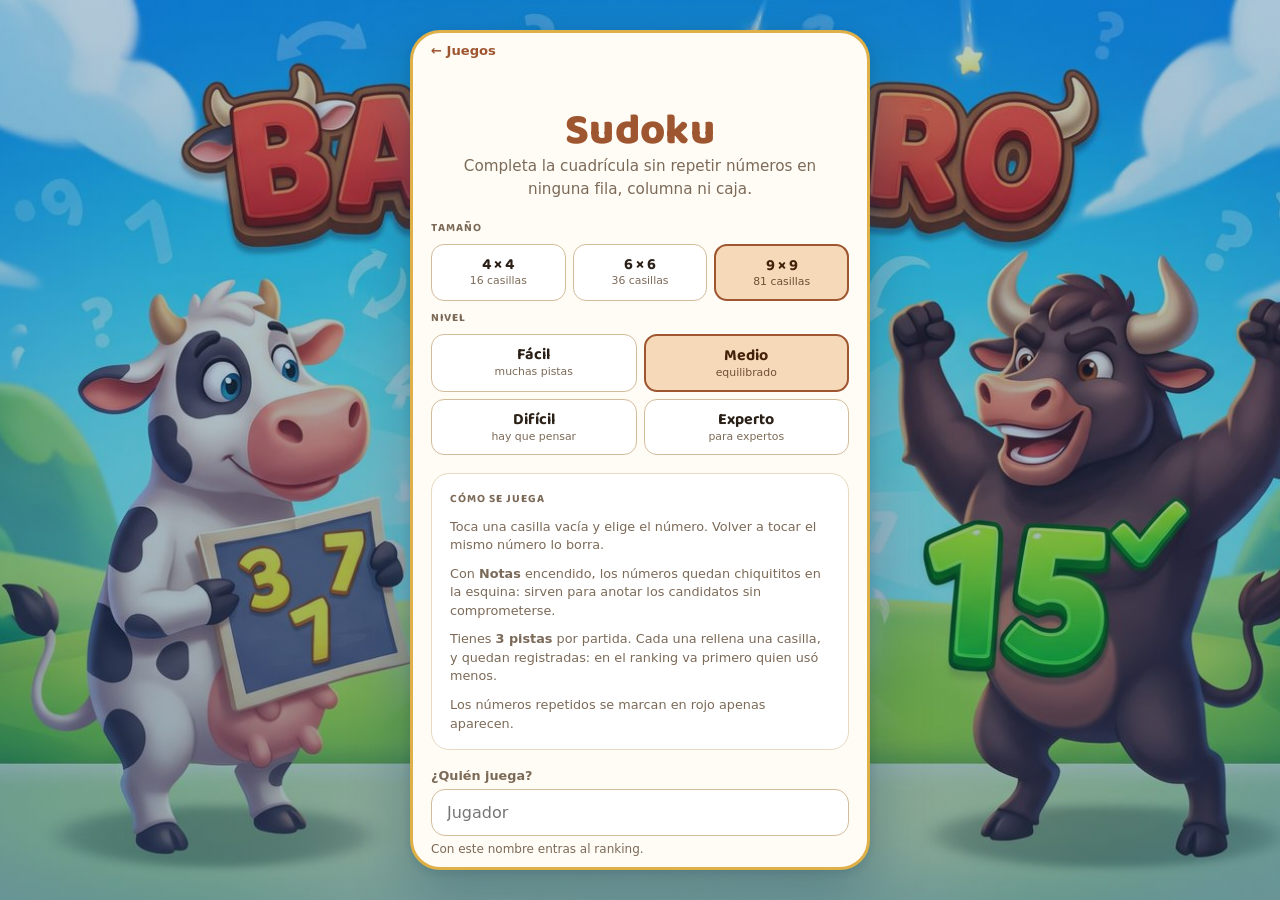
<file: sudoku.html>
<!doctype html>
<html lang="es">
<head>
<meta charset="utf-8">
<meta name="viewport" content="width=device-width, initial-scale=1, viewport-fit=cover">
<title>Sudoku</title>
<meta name="description" content="Sudoku de 4×4, 6×6 y 9×9, con cuatro niveles, pistas y cronómetro.">
<meta name="theme-color" content="#1E9BE8">
<link rel="preconnect" href="https://fonts.googleapis.com">
<link rel="preconnect" href="https://fonts.gstatic.com" crossorigin>
<link rel="stylesheet" href="https://fonts.googleapis.com/css2?family=Baloo+2:wght@600;700;800&family=IBM+Plex+Mono:wght@500;600;700&display=swap">
<link rel="icon" href="icono-192.png">
<link rel="apple-touch-icon" href="icono-192.png">
<link rel="stylesheet" href="comun.css?v=3">

<style>
/* La cuadrícula manda: ocupa el ancho disponible y el resto se acomoda
   alrededor. Las líneas gruesas separan las cajas. */

.opciones { display: flex; flex-direction: column; gap: 8px; width: 100%; text-align: left; }

.grupo-opcion { display: flex; flex-direction: column; gap: 7px; }

.botonera {
  display: grid;
  grid-template-columns: repeat(3, 1fr);
  gap: 7px;
}

.botonera.cuatro { grid-template-columns: repeat(2, 1fr); }

.opcion {
  padding: 11px 8px;
  border-radius: 13px;
  border: 1.5px solid var(--borde-fuerte);
  background: var(--superficie);
  color: var(--tinta);
  display: flex;
  flex-direction: column;
  align-items: center;
  gap: 1px;
  transition: border-color 150ms ease, background 150ms ease, transform 150ms ease;
}

.opcion:hover { border-color: var(--cafe); }
.opcion:active { transform: scale(0.97); }

.opcion[aria-pressed="true"] {
  border-color: var(--cafe);
  border-width: 2px;
  background: var(--cafe-suave);
  color: var(--cafe-suave-sobre);
}

.opcion .fuerte { font-family: var(--display); font-weight: 700; font-size: 1rem; line-height: 1.1; }
.opcion .flojo { font-size: 0.68rem; color: var(--tenue); }
.opcion[aria-pressed="true"] .flojo { color: inherit; opacity: 0.75; }

/* --- Cuadrícula --------------------------------------------------------- */

.zona-tablero {
  flex: 1;
  min-height: 0;
  display: grid;
  place-items: center;
  padding-block: 10px;
}

.tablero {
  display: grid;
  grid-template-columns: repeat(var(--n), 1fr);
  /* Las filas se reparten el alto en partes iguales. Sin esto, una fila sin
     ningún número no tiene contenido que la estire y queda a media altura. */
  grid-template-rows: repeat(var(--n), 1fr);
  width: 100%;
  max-width: min(100%, 60vh);
  aspect-ratio: 1;
  background: var(--superficie);
  border: 2.5px solid var(--linea-caja);
  border-radius: 12px;
  overflow: hidden;
}

.celda-s {
  border-right: 1px solid var(--linea);
  border-bottom: 1px solid var(--linea);
  background: transparent;
  color: var(--puesto);
  font-family: var(--cifra);
  font-weight: 600;
  display: grid;
  place-items: center;
  padding: 0;
  position: relative;
  transition: background 120ms ease;
  min-width: 0;
}

.celda-s.fin-col { border-right: none; }
.celda-s.fin-fila { border-bottom: none; }
.celda-s.caja-der { border-right: 2.5px solid var(--linea-caja); }
.celda-s.caja-abajo { border-bottom: 2.5px solid var(--linea-caja); }

.tablero.t4 { font-size: clamp(1.4rem, 9vw, 2rem); }
.tablero.t6 { font-size: clamp(1.1rem, 6.5vw, 1.6rem); }
.tablero.t9 { font-size: clamp(0.85rem, 4.6vw, 1.2rem); }

.celda-s.dada { color: var(--tinta); font-weight: 700; }
.celda-s.par { background: var(--realce-suave); }
.celda-s.igual { background: var(--realce-igual); }
.celda-s.elegida { background: var(--realce-fuerte); }
.celda-s.choca { color: var(--rojo); }
.celda-s.choca.dada { color: var(--rojo); }

.celda-s.elegida::after {
  content: "";
  position: absolute;
  inset: 0;
  border: 2.5px solid var(--cafe);
  pointer-events: none;
}

.notas {
  display: grid;
  grid-template-columns: repeat(var(--nc), 1fr);
  width: 100%;
  height: 100%;
  padding: 1px;
}

.notas span {
  display: grid;
  place-items: center;
  font-size: 0.36em;
  font-weight: 700;
  color: var(--puesto);
  opacity: 0.85;
  line-height: 1;
}

/* --- Controles ---------------------------------------------------------- */

.panel-datos {
  flex: none;
  display: flex;
  gap: 7px;
  padding-top: 10px;
}

.dato {
  flex: 1;
  background: var(--superficie);
  border: 1px solid var(--borde);
  border-radius: 12px;
  padding: 7px 4px;
  text-align: center;
}

.dato .cifra {
  font-family: var(--cifra);
  font-weight: 700;
  font-size: 1rem;
  font-variant-numeric: tabular-nums;
  display: block;
  line-height: 1.2;
}

.dato .rotulo-dato {
  font-size: 0.64rem;
  text-transform: uppercase;
  letter-spacing: 0.06em;
  color: var(--tenue);
  font-weight: 700;
}

.teclado-s {
  flex: none;
  display: flex;
  flex-direction: column;
  gap: 7px;
  padding-block: 10px 12px;
  padding-bottom: max(12px, env(safe-area-inset-bottom, 0px));
  border-top: 1px solid var(--borde);
  background: color-mix(in srgb, var(--superficie-var) 45%, transparent);
}

.digitos-s { display: grid; gap: 6px; }
.digitos-s.c4 { grid-template-columns: repeat(4, 1fr); }
.digitos-s.c5 { grid-template-columns: repeat(5, 1fr); }
.digitos-s.c6 { grid-template-columns: repeat(6, 1fr); }

.tecla-s {
  height: 46px;
  border-radius: 12px;
  border: 1px solid var(--borde-fuerte);
  background: var(--superficie);
  color: var(--tinta);
  font-family: var(--cifra);
  font-weight: 600;
  font-size: 1.25rem;
  position: relative;
  transition: transform 150ms ease, filter 150ms ease;
}

.tecla-s:hover:not(:disabled) { filter: brightness(0.97); }
.tecla-s:active:not(:disabled) { transform: scale(0.94); }
.tecla-s:disabled { opacity: 0.3; cursor: not-allowed; }

.tecla-s .restan {
  position: absolute;
  right: 4px;
  bottom: 2px;
  font-size: 0.58rem;
  font-weight: 700;
  color: var(--tenue);
}

.acciones-s { display: flex; gap: 6px; }

.accion {
  flex: 1;
  min-width: 0;
  border: 1.5px solid var(--borde-fuerte);
  border-radius: 999px;
  padding: 10px 4px;
  font-weight: 700;
  font-size: 0.78rem;
  white-space: nowrap;
  color: var(--tinta);
  display: inline-flex;
  align-items: center;
  justify-content: center;
  gap: 5px;
  transition: background 150ms ease, border-color 150ms ease;
}

.accion:hover:not(:disabled) { background: var(--superficie-var); border-color: var(--cafe); }
.accion:disabled { opacity: 0.38; cursor: not-allowed; }

.accion[aria-pressed="true"] {
  background: var(--cafe);
  border-color: var(--cafe);
  color: var(--cafe-sobre);
}

/* Cuántas jugadas quedan por deshacer. */
.accion .cuenta {
  font-family: var(--cifra);
  font-size: 0.68rem;
  font-weight: 600;
  opacity: 0.6;
}

.cargando {
  flex: 1;
  display: grid;
  place-items: center;
  text-align: center;
  color: var(--tenue);
  font-size: 0.95rem;
  gap: 10px;
}

.cargando .rueda {
  width: 34px;
  height: 34px;
  border: 3px solid var(--borde);
  border-top-color: var(--cafe);
  border-radius: 50%;
  animation: girar 800ms linear infinite;
  margin-inline: auto;
}

@keyframes girar { to { transform: rotate(360deg) } }

/* Colores propios del tablero, derivados de la paleta compartida. */
:root {
  --linea: #E6D9C2;
  --linea-caja: #C6A878;
  --puesto: #1769B8;
  --realce-suave: #FBEFD8;
  --realce-igual: #F7DCA6;
  --realce-fuerte: #F0C98A;
}

@media (prefers-color-scheme: dark) {
  :root:not([data-theme="light"]) {
    --linea: #4A3A2A;
    --linea-caja: #7E6341;
    --puesto: #7FC4FF;
    --realce-suave: #3C2E1E;
    --realce-igual: #55401F;
    --realce-fuerte: #6E5227;
  }
}

@media (max-height: 700px) {
  .tecla-s { height: 40px; font-size: 1.1rem; }
  .teclado-s { gap: 6px; padding-block: 8px 10px; }
  .panel-datos { padding-top: 6px; }
}
</style>
</head>
<body>

<div id="app">
  <section class="vista portada gutter" id="vista-config"></section>
  <section class="vista portada gutter" id="vista-duelo" hidden></section>
  <section class="vista" id="vista-juego" hidden></section>
  <section class="vista" id="vista-ranking" hidden></section>
  <div id="capa-dialogo"></div>
</div>

<script src="duelo.js?v=2"></script>
<script>
"use strict";

// ---------------------------------------------------------------------------
// Reglas y geometría.
//
// Un sudoku de lado n se guarda como un arreglo plano de n*n casillas, con 0
// para la casilla vacía. Las cajas no siempre son cuadradas: en el de 6 son
// de 2 de alto por 3 de ancho.
// ---------------------------------------------------------------------------

const TAMANOS = {
  4: { alto: 2, ancho: 2, nombre: "4 × 4", detalle: "16 casillas" },
  6: { alto: 2, ancho: 3, nombre: "6 × 6", detalle: "36 casillas" },
  9: { alto: 3, ancho: 3, nombre: "9 × 9", detalle: "81 casillas" },
};

/** Cuánto del tablero se vacía en cada nivel, como proporción. */
const NIVELES = {
  facil:    { nombre: "Fácil",    vacias: 0.40, detalle: "muchas pistas" },
  medio:    { nombre: "Medio",    vacias: 0.52, detalle: "equilibrado" },
  dificil:  { nombre: "Difícil",  vacias: 0.62, detalle: "hay que pensar" },
  experto:  { nombre: "Experto",  vacias: 0.70, detalle: "para expertos" },
};

const PISTAS_POR_PARTIDA = 3;
const MAX_LARGO_NOMBRE = 16;
const NOMBRE_POR_DEFECTO = "Jugador";
const LIMITE_RANKING = 50;

const fila = (i, n) => Math.floor(i / n);
const columna = (i, n) => i % n;

/** Casillas de la misma caja que [i], sin incluirla. */
function caja(i, n) {
  const { alto, ancho } = TAMANOS[n];
  const f0 = Math.floor(fila(i, n) / alto) * alto;
  const c0 = Math.floor(columna(i, n) / ancho) * ancho;
  const salida = [];
  for (let f = f0; f < f0 + alto; f++) {
    for (let c = c0; c < c0 + ancho; c++) {
      const j = f * n + c;
      if (j !== i) salida.push(j);
    }
  }
  return salida;
}

/** Todas las casillas que ven a [i]: su fila, su columna y su caja. */
function companeras(i, n) {
  const vistas = new Set(caja(i, n));
  const f = fila(i, n), c = columna(i, n);
  for (let k = 0; k < n; k++) {
    const porFila = f * n + k;
    const porCol = k * n + c;
    if (porFila !== i) vistas.add(porFila);
    if (porCol !== i) vistas.add(porCol);
  }
  return [...vistas];
}

/** Tabla de companeras calculada una vez por tamaño; el solver la usa mucho. */
const cacheCompaneras = {};
function tablaCompaneras(n) {
  if (!cacheCompaneras[n]) {
    cacheCompaneras[n] = Array.from({ length: n * n }, (_, i) => companeras(i, n));
  }
  return cacheCompaneras[n];
}

/** Si poner [valor] en [i] no repite nada de lo que esa casilla ve. */
function cabe(tab, i, valor, n, tabla) {
  for (const j of tabla[i]) if (tab[j] === valor) return false;
  return true;
}

function barajar(lista) {
  for (let i = lista.length - 1; i > 0; i--) {
    const j = Math.floor(Math.random() * (i + 1));
    [lista[i], lista[j]] = [lista[j], lista[i]];
  }
  return lista;
}

/**
 * Cuenta soluciones hasta [tope] y se detiene ahí.
 *
 * Para saber si un sudoku es bueno basta con distinguir "una sola solución"
 * de "más de una", así que nunca hace falta contarlas todas.
 */
function contarSoluciones(tab, n, tope = 2) {
  const tabla = tablaCompaneras(n);
  const copia = tab.slice();
  let encontradas = 0;

  function buscar() {
    // Se ataca primero la casilla con menos candidatos: así el árbol de
    // búsqueda se poda temprano y hasta el de 9×9 se resuelve al instante.
    let mejor = -1, mejores = null;
    for (let i = 0; i < copia.length; i++) {
      if (copia[i] !== 0) continue;
      const posibles = [];
      for (let v = 1; v <= n; v++) if (cabe(copia, i, v, n, tabla)) posibles.push(v);
      if (posibles.length === 0) return false;
      if (mejores === null || posibles.length < mejores.length) {
        mejor = i; mejores = posibles;
        if (posibles.length === 1) break;
      }
    }
    if (mejor === -1) { encontradas++; return encontradas >= tope; }

    for (const v of mejores) {
      copia[mejor] = v;
      if (buscar()) { copia[mejor] = 0; return true; }
      copia[mejor] = 0;
    }
    return false;
  }

  buscar();
  return encontradas;
}

/**
 * Resuelve un tablero y devuelve la cuadrícula completa, o null si no tiene
 * salida. Sirve para recuperar la solución de un tablero que llegó por un
 * enlace, en vez de hacerla viajar al lado de las casillas.
 */
function resolverEntero(tab, n) {
  const tabla = tablaCompaneras(n);
  const copia = tab.slice();

  function buscar() {
    let mejor = -1, mejores = null;
    for (let i = 0; i < copia.length; i++) {
      if (copia[i] !== 0) continue;
      const posibles = [];
      for (let v = 1; v <= n; v++) if (cabe(copia, i, v, n, tabla)) posibles.push(v);
      if (posibles.length === 0) return false;
      if (mejores === null || posibles.length < mejores.length) {
        mejor = i; mejores = posibles;
        if (posibles.length === 1) break;
      }
    }
    if (mejor === -1) return true;
    for (const v of mejores) {
      copia[mejor] = v;
      if (buscar()) return true;
      copia[mejor] = 0;
    }
    return false;
  }

  return buscar() ? copia : null;
}

/** Rellena un tablero entero válido, al azar. */
function generarSolucion(n) {
  const tabla = tablaCompaneras(n);
  const tab = new Array(n * n).fill(0);

  function llenar(i) {
    if (i === tab.length) return true;
    for (const v of barajar(Array.from({ length: n }, (_, k) => k + 1))) {
      if (cabe(tab, i, v, n, tabla)) {
        tab[i] = v;
        if (llenar(i + 1)) return true;
        tab[i] = 0;
      }
    }
    return false;
  }

  llenar(0);
  return tab;
}

/**
 * Saca casillas mientras el tablero siga teniendo una única solución.
 *
 * Puede quedarse corto respecto a [objetivo]: en ese punto cada casilla que
 * falta abriría una segunda solución, y un sudoku con dos respuestas no es
 * un sudoku.
 */
function perforar(solucion, n, objetivo) {
  const tab = solucion.slice();
  let vacias = 0;
  for (const i of barajar([...Array(n * n).keys()])) {
    if (vacias >= objetivo) break;
    const guardado = tab[i];
    tab[i] = 0;
    if (contarSoluciones(tab, n) === 1) vacias++;
    else tab[i] = guardado;
  }
  return { tab, vacias };
}

function generarPartida(n, nivel) {
  const solucion = generarSolucion(n);
  const objetivo = Math.round(n * n * NIVELES[nivel].vacias);
  const { tab } = perforar(solucion, n, objetivo);
  return { solucion, inicial: tab };
}

/** Casillas con un número repetido entre las que se ven entre sí. */
function choques(tab, n) {
  const tabla = tablaCompaneras(n);
  const malas = new Set();
  for (let i = 0; i < tab.length; i++) {
    if (tab[i] === 0) continue;
    for (const j of tabla[i]) {
      if (tab[j] === tab[i]) { malas.add(i); malas.add(j); }
    }
  }
  return malas;
}

const estaCompleto = (tab) => tab.every((v) => v !== 0);

/** mm:ss, o h:mm:ss si la partida fue larguísima. */
function formatearTiempo(ms) {
  const total = Math.floor(ms / 1000);
  const h = Math.floor(total / 3600);
  const m = Math.floor((total % 3600) / 60);
  const s = total % 60;
  const dd = (x) => String(x).padStart(2, "0");
  return h > 0 ? `${h}:${dd(m)}:${dd(s)}` : `${dd(m)}:${dd(s)}`;
}

// ---------------------------------------------------------------------------
// Ranking guardado en este navegador, separado por tamaño y nivel.
// ---------------------------------------------------------------------------

const CLAVE_PUNTAJES = "sudoku_puntajes";
const CLAVE_JUGADOR = "vacas_toros_ultimo_jugador";

/** Menos pistas primero y, a igual cantidad, menos tiempo. */
function ordenRanking(a, b) {
  return a.pistas - b.pistas || a.tiempoMs - b.tiempoMs || a.fechaMs - b.fechaMs;
}

const claveTabla = (tam, nivel) => `${tam}-${nivel}`;

function leerTodo() {
  try {
    const crudo = localStorage.getItem(CLAVE_PUNTAJES);
    const datos = crudo ? JSON.parse(crudo) : {};
    return datos && typeof datos === "object" && !Array.isArray(datos) ? datos : {};
  } catch (e) {
    // Datos corruptos o navegación privada: se parte de cero en vez de
    // dejar el juego sin ranking.
    return {};
  }
}

function leerPuntajes(tam, nivel) {
  const lista = leerTodo()[claveTabla(tam, nivel)];
  if (!Array.isArray(lista)) return [];
  return lista
    .filter((p) => p && typeof p.jugador === "string")
    .map((p) => ({
      jugador: p.jugador,
      pistas: Number(p.pistas) || 0,
      tiempoMs: Number(p.tiempoMs) || 0,
      fechaMs: Number(p.fechaMs) || 0,
    }))
    .sort(ordenRanking)
    .slice(0, LIMITE_RANKING);
}

function guardarPuntaje(tam, nivel, puntaje) {
  const todo = leerTodo();
  const clave = claveTabla(tam, nivel);
  const lista = leerPuntajes(tam, nivel).concat([puntaje]).sort(ordenRanking).slice(0, LIMITE_RANKING);
  todo[clave] = lista;
  try {
    localStorage.setItem(CLAVE_PUNTAJES, JSON.stringify(todo));
    localStorage.setItem(CLAVE_JUGADOR, puntaje.jugador);
  } catch (e) { /* sin almacenamiento, el ranking dura lo que dure la pestaña */ }
  return lista;
}

function leerUltimoJugador() {
  try { return localStorage.getItem(CLAVE_JUGADOR) || ""; } catch (e) { return ""; }
}

function borrarPuntajes(tam, nivel) {
  const todo = leerTodo();
  delete todo[claveTabla(tam, nivel)];
  try { localStorage.setItem(CLAVE_PUNTAJES, JSON.stringify(todo)); } catch (e) { /* nada que borrar */ }
}

// ---------------------------------------------------------------------------
// Estado.
// ---------------------------------------------------------------------------

const estado = {
  pantalla: "config",
  jugador: "",
  tam: 9,
  nivel: "medio",
  generando: false,
  solucion: [],
  inicial: [],
  tablero: [],
  notas: [],
  seleccion: null,
  modoNotas: false,
  /** Una foto del tablero antes de cada jugada, para poder volver atrás. */
  historial: [],
  pistas: 0,
  tiempoMs: 0,
  inicioMs: 0,
  ganada: false,
  puntajes: [],
  puntajeReciente: null,
  dialogo: null,
  /** Duelo contra un amigo sobre el mismo tablero, o null si se juega solo. */
  duelo: null,
  armando: null,
};

let cronometro = null;

const esDada = (i) => estado.inicial[i] !== 0;
const pistasRestantes = () => PISTAS_POR_PARTIDA - estado.pistas;

/**
 * Guarda cómo estaba el tablero antes de la jugada que viene.
 *
 * Se apila el tablero entero y no sólo la casilla tocada porque una jugada
 * también borra candidatos en todo lo que esa casilla ve, y al volver atrás
 * esas notas tienen que reaparecer.
 */
function apilarJugada() {
  estado.historial.push({
    tablero: estado.tablero.slice(),
    notas: estado.notas.map((s) => [...s]),
  });
}

function deshacer() {
  if (estado.ganada) return;
  const paso = estado.historial.pop();
  if (!paso) return;
  estado.tablero = paso.tablero;
  estado.notas = paso.notas.map((lista) => new Set(lista));
  // Las pistas ya gastadas no se devuelven: si no, bastaría con pedir una,
  // mirar la respuesta y deshacer.
  pintar();
}

const esc = (texto) =>
  String(texto).replace(/[&<>"']/g, (c) =>
    ({ "&": "&amp;", "<": "&lt;", ">": "&gt;", '"': "&quot;", "'": "&#39;" }[c]));

// ---------------------------------------------------------------------------
// Acciones.
// ---------------------------------------------------------------------------

function elegirTamano(n) { estado.tam = n; pintar(); }
function elegirNivel(nivel) { estado.nivel = nivel; pintar(); }

function empezarPartida(tableroFijo) {
  // Armar un 9×9 de experto toma un momento: se muestra el aviso y se genera
  // en el siguiente cuadro, para que la pantalla alcance a dibujarse.
  estado.pantalla = "juego";
  estado.generando = true;
  pintar();

  setTimeout(() => {
    const n = estado.tam;
    // En un duelo el tablero no se sortea: es el mismo que recibió el rival,
    // y la solución se saca resolviéndolo, que para eso es única.
    const { solucion, inicial } = tableroFijo
      ? { inicial: tableroFijo, solucion: resolverEntero(tableroFijo, n) }
      : generarPartida(n, estado.nivel);
    estado.solucion = solucion;
    estado.inicial = inicial;
    estado.tablero = inicial.slice();
    estado.notas = Array.from({ length: n * n }, () => new Set());
    estado.seleccion = inicial.findIndex((v) => v === 0);
    estado.modoNotas = false;
    estado.historial = [];
    estado.pistas = 0;
    estado.tiempoMs = 0;
    estado.ganada = false;
    estado.puntajeReciente = null;
    estado.generando = false;
    arrancarCronometro();
    pintar();
  }, 30);
}

function arrancarCronometro() {
  detenerCronometro();
  estado.inicioMs = Date.now() - estado.tiempoMs;
  cronometro = setInterval(() => {
    estado.tiempoMs = Date.now() - estado.inicioMs;
    const reloj = document.getElementById("reloj");
    if (reloj) reloj.textContent = formatearTiempo(estado.tiempoMs);
  }, 200);
}

function detenerCronometro() {
  if (cronometro) clearInterval(cronometro);
  cronometro = null;
}

function seleccionar(i) {
  if (estado.ganada) return;
  estado.seleccion = i;
  pintar();
}

function escribir(valor) {
  const i = estado.seleccion;
  if (estado.ganada || i === null || esDada(i)) return;

  if (estado.modoNotas) {
    // Una nota sobre una casilla ya resuelta no tiene sentido.
    if (estado.tablero[i] !== 0) return;
    apilarJugada();
    const notas = estado.notas[i];
    if (notas.has(valor)) notas.delete(valor); else notas.add(valor);
    pintar();
    return;
  }

  apilarJugada();
  // Volver a marcar el mismo número lo borra, que es lo que uno espera
  // cuando se da cuenta del error.
  estado.tablero[i] = estado.tablero[i] === valor ? 0 : valor;
  if (estado.tablero[i] !== 0) {
    estado.notas[i].clear();
    // Al fijar un número, deja de ser candidato en todo lo que esa casilla ve.
    for (const j of tablaCompaneras(estado.tam)[i]) estado.notas[j].delete(valor);
  }
  revisarSiGano();
  pintar();
}

function borrar() {
  const i = estado.seleccion;
  if (estado.ganada || i === null || esDada(i)) return;
  if (estado.tablero[i] === 0 && estado.notas[i].size === 0) return;
  apilarJugada();
  estado.tablero[i] = 0;
  estado.notas[i].clear();
  pintar();
}

function alternarNotas() {
  if (estado.ganada) return;
  estado.modoNotas = !estado.modoNotas;
  pintar();
}

/** Revela la casilla elegida, o la primera vacía si no hay ninguna elegida. */
function usarPista() {
  // En un duelo no hay pistas: con pistas no habría nada que comparar.
  if (estado.duelo || estado.ganada || pistasRestantes() <= 0) return;
  let i = estado.seleccion;
  if (i === null || estado.tablero[i] === estado.solucion[i]) {
    i = estado.tablero.findIndex((v, k) => v !== estado.solucion[k]);
  }
  if (i < 0) return;

  apilarJugada();
  estado.tablero[i] = estado.solucion[i];
  estado.notas[i].clear();
  for (const j of tablaCompaneras(estado.tam)[i]) estado.notas[j].delete(estado.solucion[i]);
  estado.pistas++;
  estado.seleccion = i;
  revisarSiGano();
  pintar();
}

function revisarSiGano() {
  if (!estaCompleto(estado.tablero)) return;
  if (estado.tablero.some((v, i) => v !== estado.solucion[i])) return;

  estado.ganada = true;
  detenerCronometro();
  estado.tiempoMs = Date.now() - estado.inicioMs;

  if (estado.duelo) { cerrarDueloSudoku(); return; }

  const puntaje = {
    jugador: estado.jugador.trim() || NOMBRE_POR_DEFECTO,
    pistas: estado.pistas,
    tiempoMs: estado.tiempoMs,
    fechaMs: Date.now(),
  };
  estado.puntajeReciente = puntaje;
  estado.puntajes = guardarPuntaje(estado.tam, estado.nivel, puntaje);
}

function irA(pantalla) {
  if (pantalla !== "juego") detenerCronometro();
  else if (!estado.ganada && estado.tablero.length) arrancarCronometro();
  if (pantalla === "ranking") estado.puntajes = leerPuntajes(estado.tam, estado.nivel);
  estado.pantalla = pantalla;
  pintar();
}

function abandonar() {
  detenerCronometro();
  estado.dialogo = null;
  estado.tablero = [];
  estado.pantalla = "config";
  pintar();
}

// ---------------------------------------------------------------------------
// Dibujo.
// ---------------------------------------------------------------------------

const vistas = {
  config: document.getElementById("vista-config"),
  duelo: document.getElementById("vista-duelo"),
  juego: document.getElementById("vista-juego"),
  ranking: document.getElementById("vista-ranking"),
};
const capaDialogo = document.getElementById("capa-dialogo");

function pintar() {
  for (const [nombre, nodo] of Object.entries(vistas)) nodo.hidden = nombre !== estado.pantalla;
  if (estado.pantalla === "config") pintarConfig();
  if (estado.pantalla === "duelo") pintarDuelo();
  if (estado.pantalla === "juego") pintarJuego();
  if (estado.pantalla === "ranking") pintarRanking();
  pintarDialogo();
}

function pintarConfig() {
  const tamanos = Object.entries(TAMANOS).map(([n, t]) => `
    <button class="opcion" data-tamano="${n}" aria-pressed="${Number(n) === estado.tam}">
      <span class="fuerte">${t.nombre}</span>
      <span class="flojo">${t.detalle}</span>
    </button>
  `).join("");

  const niveles = Object.entries(NIVELES).map(([clave, nv]) => `
    <button class="opcion" data-nivel="${clave}" aria-pressed="${clave === estado.nivel}">
      <span class="fuerte">${nv.nombre}</span>
      <span class="flojo">${nv.detalle}</span>
    </button>
  `).join("");

  vistas.config.innerHTML = `
    <a class="volver" href="index.html">← Juegos</a>

    ${alertaEnlaceMalo ? `<p class="aviso-enlace">Ese enlace de duelo no servía: el tablero venía incompleto o cambiado. Pídele a tu rival que te mande otro.</p>` : ""}

    <div class="marca">
      <h1 class="titulo">Sudoku</h1>
      <p class="bajada">Completa la cuadrícula sin repetir números en ninguna fila, columna ni caja.</p>
    </div>

    <div class="opciones">
      <div class="grupo-opcion">
        <p class="rotulo">Tamaño</p>
        <div class="botonera">${tamanos}</div>
      </div>
      <div class="grupo-opcion">
        <p class="rotulo">Nivel</p>
        <div class="botonera cuatro">${niveles}</div>
      </div>
    </div>

    <div class="tarjeta-reglas">
      <p class="rotulo">Cómo se juega</p>
      <p class="nota">Toca una casilla vacía y elige el número. Volver a tocar el mismo número lo borra.</p>
      <p class="nota">Con <strong>Notas</strong> encendido, los números quedan chiquititos en la esquina: sirven para anotar los candidatos sin comprometerse.</p>
      <p class="nota">Tienes <strong>${PISTAS_POR_PARTIDA} pistas</strong> por partida. Cada una rellena una casilla, y quedan registradas: en el ranking va primero quien usó menos.</p>
      <p class="nota">Los números repetidos se marcan en rojo apenas aparecen.</p>
    </div>

    <div class="campo">
      <label for="nombre">¿Quién juega?</label>
      <input id="nombre" type="text" maxlength="${MAX_LARGO_NOMBRE}"
             placeholder="${NOMBRE_POR_DEFECTO}" value="${esc(estado.jugador)}"
             autocomplete="nickname" enterkeyhint="go">
      <span class="ayuda">Con este nombre entras al ranking.</span>
    </div>

    <button class="boton" id="btn-jugar">Jugar solo</button>
    <button class="boton-linea" id="btn-duelo">Duelo con un amigo</button>
    <button class="boton-linea" id="btn-ver-ranking">Ver ranking</button>
  `;

  vistas.config.querySelectorAll("[data-tamano]").forEach((b) =>
    b.addEventListener("click", () => elegirTamano(Number(b.dataset.tamano))));
  vistas.config.querySelectorAll("[data-nivel]").forEach((b) =>
    b.addEventListener("click", () => elegirNivel(b.dataset.nivel)));

  const nombre = vistas.config.querySelector("#nombre");
  nombre.addEventListener("input", (e) => {
    estado.jugador = e.target.value.slice(0, MAX_LARGO_NOMBRE);
  });
  nombre.addEventListener("keydown", (e) => {
    if (e.key === "Enter") { e.preventDefault(); empezarPartida(); }
  });

  vistas.config.querySelector("#btn-jugar").addEventListener("click", () => empezarPartida());
  vistas.config.querySelector("#btn-duelo").addEventListener("click", armarDueloSudoku);
  vistas.config.querySelector("#btn-ver-ranking").addEventListener("click", () => irA("ranking"));
}

function barraJuego() {
  return `
    <header class="barra gutter">
      <div class="quien">
        <div class="nombre">${estado.duelo
          ? `Duelo con ${esc(estado.duelo.rival)}`
          : `${TAMANOS[estado.tam].nombre} · ${NIVELES[estado.nivel].nombre}`}</div>
        <div class="turno">${estado.duelo
          ? `${TAMANOS[estado.tam].nombre} ${NIVELES[estado.nivel].nombre.toLowerCase()} · sin pistas`
          : esc(estado.jugador.trim() || NOMBRE_POR_DEFECTO)}</div>
      </div>
      <span class="reloj" id="reloj">${formatearTiempo(estado.tiempoMs)}</span>
      <button class="salir" id="btn-salir">Salir</button>
    </header>
  `;
}

function pintarJuego() {
  if (estado.generando) {
    vistas.juego.innerHTML = `
      ${barraJuego()}
      <div class="cargando gutter">
        <div>
          <div class="rueda"></div>
          <p style="margin-top:12px">Armando un tablero con una sola solución…</p>
        </div>
      </div>
    `;
    vistas.juego.querySelector("#btn-salir").addEventListener("click", abandonar);
    return;
  }

  const n = estado.tam;
  const { alto, ancho } = TAMANOS[n];
  const malas = choques(estado.tablero, n);
  const sel = estado.seleccion;
  const valorSel = sel !== null ? estado.tablero[sel] : 0;
  const colsNotas = Math.ceil(Math.sqrt(n));

  const vistasDesdeSel = sel !== null ? new Set(tablaCompaneras(n)[sel]) : new Set();

  const casillas = estado.tablero.map((valor, i) => {
    const clases = ["celda-s"];
    if (esDada(i)) clases.push("dada");
    if (columna(i, n) === n - 1) clases.push("fin-col");
    else if (columna(i, n) % ancho === ancho - 1) clases.push("caja-der");
    if (fila(i, n) === n - 1) clases.push("fin-fila");
    else if (fila(i, n) % alto === alto - 1) clases.push("caja-abajo");

    if (i === sel) clases.push("elegida");
    else if (vistasDesdeSel.has(i)) clases.push("par");
    if (valor !== 0 && valor === valorSel && i !== sel) clases.push("igual");
    if (malas.has(i)) clases.push("choca");

    let dentro = "";
    if (valor !== 0) {
      dentro = String(valor);
    } else if (estado.notas[i].size > 0) {
      const marcas = [];
      for (let v = 1; v <= n; v++) marcas.push(`<span>${estado.notas[i].has(v) ? v : ""}</span>`);
      dentro = `<span class="notas" style="--nc:${colsNotas}">${marcas.join("")}</span>`;
    }

    return `<button class="${clases.join(" ")}" data-casilla="${i}"
      aria-label="Fila ${fila(i, n) + 1}, columna ${columna(i, n) + 1}">${dentro}</button>`;
  }).join("");

  // Cuántas veces falta cada número, para ir apagando las teclas resueltas.
  const faltan = {};
  for (let v = 1; v <= n; v++) faltan[v] = n;
  for (const v of estado.tablero) if (v !== 0) faltan[v]--;

  const teclas = Array.from({ length: n }, (_, k) => {
    const v = k + 1;
    const listo = faltan[v] <= 0;
    return `<button class="tecla-s" data-digito="${v}"${listo ? " disabled" : ""}>${v}${
      listo ? "" : `<span class="restan">${faltan[v]}</span>`}</button>`;
  }).join("");

  const abajo = estado.ganada && estado.duelo ? `
    <div class="panel-final gano gutter">
      <h2>¡Resuelto!</h2>
      <p>Lo sacaste en ${formatearTiempo(estado.tiempoMs)}.</p>
      <div class="par-botones">
        <button class="boton" id="btn-ver-duelo">Ver el resultado</button>
      </div>
    </div>
  ` : estado.ganada ? `
    <div class="panel-final gano gutter">
      <h2>¡Resuelto!</h2>
      <p>${TAMANOS[n].nombre} ${NIVELES[estado.nivel].nombre.toLowerCase()} en ${formatearTiempo(estado.tiempoMs)}.</p>
      <p class="guardado">${estado.pistas === 0
        ? "Sin usar ninguna pista."
        : `Con ${estado.pistas} ${estado.pistas === 1 ? "pista" : "pistas"}.`} Guardado en el ranking.</p>
      <div class="par-botones">
        <button class="boton-linea" id="btn-ranking-final">Ranking</button>
        <button class="boton" id="btn-otra-vez">Otra vez</button>
      </div>
    </div>
  ` : `
    <div class="teclado-s gutter">
      <div class="digitos-s c${n === 9 ? 5 : n}">${teclas}</div>
      <div class="acciones-s">
        <button class="accion" id="btn-notas" aria-pressed="${estado.modoNotas}">Notas</button>
        <button class="accion" id="btn-deshacer"${estado.historial.length === 0 ? " disabled" : ""}>Atrás${
          estado.historial.length ? ` <span class="cuenta">${estado.historial.length}</span>` : ""}</button>
        <button class="accion" id="btn-borrar">Borrar</button>
        <button class="accion" id="btn-pista"${estado.duelo || pistasRestantes() <= 0 ? " disabled" : ""}>${
          estado.duelo ? "Sin pistas" : `Pista ${pistasRestantes()}`}</button>
      </div>
    </div>
  `;

  vistas.juego.innerHTML = `
    ${barraJuego()}
    ${estado.ganada ? "" : `
      <div class="panel-datos gutter">
        <div class="dato"><span class="cifra">${estado.tablero.filter((v) => v === 0).length}</span><span class="rotulo-dato">Faltan</span></div>
        <div class="dato"><span class="cifra">${malas.size}</span><span class="rotulo-dato">Repetidos</span></div>
        <div class="dato"><span class="cifra">${estado.pistas}</span><span class="rotulo-dato">Pistas</span></div>
      </div>
    `}
    <div class="zona-tablero gutter">
      <div class="tablero t${n}" style="--n:${n}">${casillas}</div>
    </div>
    ${abajo}
  `;

  const v = vistas.juego;
  v.querySelector("#btn-salir").addEventListener("click", () => {
    if (estado.duelo && !estado.ganada) { estado.dialogo = "dejarDuelo"; pintar(); }
    else if (estado.duelo) salirDelDuelo();
    else if (estado.ganada) abandonar();
    else { estado.dialogo = "salir"; pintar(); }
  });

  v.querySelectorAll("[data-casilla]").forEach((b) =>
    b.addEventListener("click", () => seleccionar(Number(b.dataset.casilla))));
  v.querySelectorAll("[data-digito]").forEach((b) =>
    b.addEventListener("click", () => escribir(Number(b.dataset.digito))));

  const bNotas = v.querySelector("#btn-notas");
  if (bNotas) bNotas.addEventListener("click", alternarNotas);
  const bDeshacer = v.querySelector("#btn-deshacer");
  if (bDeshacer) bDeshacer.addEventListener("click", deshacer);
  const bBorrar = v.querySelector("#btn-borrar");
  if (bBorrar) bBorrar.addEventListener("click", borrar);
  const bPista = v.querySelector("#btn-pista");
  if (bPista) bPista.addEventListener("click", usarPista);

  const bOtra = v.querySelector("#btn-otra-vez");
  if (bOtra) bOtra.addEventListener("click", empezarPartida);
  const bRanking = v.querySelector("#btn-ranking-final");
  if (bRanking) bRanking.addEventListener("click", () => irA("ranking"));

  const bVerDuelo = v.querySelector("#btn-ver-duelo");
  if (bVerDuelo) bVerDuelo.addEventListener("click", () => {
    estado.armando = { fase: "final" };
    estado.pantalla = "duelo";
    pintar();
  });
}

function pintarRanking() {
  const puntajes = estado.puntajes;
  const reciente = estado.puntajeReciente;

  const cuerpo = puntajes.length === 0
    ? `<div class="vacio gutter">Todavía no hay partidas resueltas<br>en ${TAMANOS[estado.tam].nombre} ${NIVELES[estado.nivel].nombre.toLowerCase()}.</div>`
    : `
      <div class="tabla-cabecera gutter">
        <span class="pos">#</span>
        <span class="jug">Jugador</span>
        <span class="int">Pistas</span>
        <span class="tie">Tiempo</span>
      </div>
      <div class="lista-ranking gutter">
        ${puntajes.map((p, i) => {
          const pos = i + 1;
          const esReciente = reciente &&
            p.jugador === reciente.jugador &&
            p.pistas === reciente.pistas &&
            p.tiempoMs === reciente.tiempoMs &&
            p.fechaMs === reciente.fechaMs;
          const clase = esReciente ? "reciente" : pos <= 3 ? "podio" : "";
          return `
            <div class="puesto ${clase}">
              <span class="pos"><span class="medalla">${pos}</span></span>
              <span class="jug">${esc(p.jugador)}</span>
              <span class="int">${p.pistas}</span>
              <span class="tie">${formatearTiempo(p.tiempoMs)}</span>
            </div>
          `;
        }).join("")}
      </div>
      <div class="pie-ranking gutter">
        <button class="boton-linea" id="btn-borrar-ranking">Borrar esta tabla</button>
      </div>
    `;

  vistas.ranking.innerHTML = `
    <header class="barra gutter">
      <div class="quien">
        <div class="nombre">Ranking</div>
        <div class="turno">${TAMANOS[estado.tam].nombre} · ${NIVELES[estado.nivel].nombre}</div>
      </div>
      <button class="salir" id="btn-volver">Volver</button>
    </header>
    ${cuerpo}
  `;

  vistas.ranking.querySelector("#btn-volver")
    .addEventListener("click", () => irA(estado.tablero.length ? "juego" : "config"));

  const borrar = vistas.ranking.querySelector("#btn-borrar-ranking");
  if (borrar) borrar.addEventListener("click", () => { estado.dialogo = "borrar"; pintar(); });
}

function pintarDialogo() {
  if (!estado.dialogo) { capaDialogo.innerHTML = ""; return; }

  const textos = {
    salir: {
      titulo: "¿Dejar esta partida?",
      cuerpo: "Se pierde el tablero y el tiempo que llevas.",
      confirmar: "Sí, salir",
    },
    dejarDuelo: {
      titulo: "¿Dejar el duelo?",
      cuerpo: "Se pierde el tablero y el tiempo que llevas. El enlace sigue sirviendo si quieres retomarlo.",
      confirmar: "Sí, dejarlo",
    },
    borrar: {
      titulo: "¿Borrar esta tabla?",
      cuerpo: `Se pierden los puntajes de ${TAMANOS[estado.tam].nombre} ${NIVELES[estado.nivel].nombre.toLowerCase()} y no se pueden recuperar.`,
      confirmar: "Borrar",
    },
  }[estado.dialogo];

  capaDialogo.innerHTML = `
    <div class="velo" role="dialog" aria-modal="true" aria-labelledby="dlg-titulo">
      <div class="dialogo">
        <h2 id="dlg-titulo">${textos.titulo}</h2>
        <p>${textos.cuerpo}</p>
        <div class="opciones">
          <button id="dlg-cancelar">Cancelar</button>
          <button id="dlg-confirmar">${textos.confirmar}</button>
        </div>
      </div>
    </div>
  `;

  const cual = estado.dialogo;
  capaDialogo.querySelector("#dlg-cancelar")
    .addEventListener("click", () => { estado.dialogo = null; pintar(); });
  capaDialogo.querySelector("#dlg-confirmar").addEventListener("click", () => {
    estado.dialogo = null;
    if (cual === "salir") abandonar();
    else if (cual === "dejarDuelo") salirDelDuelo();
    else {
      borrarPuntajes(estado.tam, estado.nivel);
      estado.puntajes = [];
      estado.puntajeReciente = null;
      pintar();
    }
  });
  capaDialogo.querySelector("#dlg-confirmar").focus();
}

// ---------------------------------------------------------------------------
// Duelo contra un amigo.
//
// Los dos resuelven el mismo tablero, cada uno en su aparato y cuando quiera.
// No hay pistas: con pistas no habría nada que comparar.
// ---------------------------------------------------------------------------

const CLAVE_DUELO = "sudoku_duelo";

function guardarDuelo() {
  try {
    if (estado.duelo) localStorage.setItem(CLAVE_DUELO, JSON.stringify(estado.duelo));
    else localStorage.removeItem(CLAVE_DUELO);
  } catch (e) { /* sin almacenamiento, el duelo dura lo que dure la pestaña */ }
}

function leerDuelo() {
  try {
    const crudo = localStorage.getItem(CLAVE_DUELO);
    const d = crudo ? JSON.parse(crudo) : null;
    return d && Array.isArray(d.inicial) ? d : null;
  } catch (e) {
    return null;
  }
}

/** Arma un tablero y el enlace que lo lleva, para mandárselo al rival. */
function armarDueloSudoku() {
  estado.pantalla = "duelo";
  estado.armando = { fase: "armando" };
  pintar();

  setTimeout(() => {
    const n = estado.tam;
    const { inicial } = generarPartida(n, estado.nivel);
    estado.armando = {
      fase: "enviar",
      inicial,
      enlace: enlaceCon("sudoku.html", {
        t: "sud",
        de: estado.jugador.trim() || NOMBRE_POR_DEFECTO,
        tam: n,
        nv: estado.nivel,
        ini: inicial.join(""),
      }),
    };
    pintar();
  }, 30);
}

function comenzarDueloSudoku(rival, tam, nivel, inicial) {
  estado.tam = tam;
  estado.nivel = nivel;
  estado.duelo = { rival, tam, nivel, inicial, tiempoMs: null, tiempoRival: null };
  estado.armando = null;
  guardarDuelo();
  empezarPartida(inicial);
}

function cerrarDueloSudoku() {
  estado.duelo.tiempoMs = estado.tiempoMs;
  guardarDuelo();
}

function codigoDeResultado() {
  return aCodigo({
    t: "res",
    de: estado.jugador.trim() || NOMBRE_POR_DEFECTO,
    r: [[0, Math.round(estado.duelo.tiempoMs / 100)]],
  });
}

function pegarResultadoRival(texto) {
  const d = extraerCodigo(texto, "res");
  if (!d || !Array.isArray(d.r) || !d.r.length) {
    return "Ahí no encuentro ningún resultado. Pega el mensaje que te mandó, tal cual.";
  }
  estado.duelo.rival = d.de || estado.duelo.rival;
  estado.duelo.tiempoRival = (Number(d.r[0][1]) || 0) * 100;
  guardarDuelo();
  pintar();
  return null;
}

function salirDelDuelo() {
  estado.duelo = null;
  estado.armando = null;
  estado.dialogo = null;
  guardarDuelo();
  detenerCronometro();
  estado.tablero = [];
  estado.pantalla = "config";
  pintar();
}

function pintarDuelo() {
  const a = estado.armando || {};
  if (a.fase === "armando") return pintarArmandoDuelo();
  if (a.fase === "enviar") return pintarEnviarDuelo();
  if (a.fase === "final") return pintarFinalDueloSudoku();
}

function pintarArmandoDuelo() {
  vistas.duelo.innerHTML = `
    <div class="marca" style="padding-top:60px">
      <div class="rueda" style="width:34px;height:34px;border:3px solid var(--borde);border-top-color:var(--cafe);border-radius:50%;animation:girar 800ms linear infinite;margin-inline:auto"></div>
      <p class="bajada" style="margin-top:14px">Armando el tablero que van a resolver los dos…</p>
    </div>
  `;
}

function pintarEnviarDuelo() {
  const a = estado.armando;
  const texto = `Te reto en Sudoku ${TAMANOS[estado.tam].nombre} ${NIVELES[estado.nivel].nombre.toLowerCase()}. El mismo tablero para los dos, sin pistas. A ver quién lo saca más rápido:\n${a.enlace}`;

  vistas.duelo.innerHTML = `
    <div class="marca">
      <h1 class="titulo">Duelo</h1>
      <p class="bajada">Mándale este enlace a tu rival: le va a salir <strong>el mismo tablero</strong> que a ti. Gana quien lo resuelva en menos tiempo.</p>
    </div>

    <div class="caja-enlace"><code>${esc(a.enlace)}</code></div>

    <a class="boton btn-wsp" href="${enlaceWhatsapp(texto)}" target="_blank" rel="noopener">Mandar por WhatsApp</a>
    <button class="boton-linea" id="btn-copiar">Copiar el enlace</button>
    <p class="aviso-copia" id="aviso"></p>

    <p class="nota" style="text-align:center">No tienes que esperarlo: empieza cuando quieras.</p>
    <button class="boton" id="btn-jugar-ya">Empezar a jugar</button>
    <button class="boton-linea" id="btn-atras">Volver</button>
  `;

  vistas.duelo.querySelector("#btn-copiar").addEventListener("click", async () => {
    const como = await compartir(texto, "Duelo en Sudoku");
    const aviso = vistas.duelo.querySelector("#aviso");
    aviso.textContent = como === "copiado" ? "Copiado. Pégalo donde quieras."
      : como === "compartido" ? "Listo, se mandó."
      : como === "cancelado" ? ""
      : "No se pudo copiar. Selecciona el enlace de arriba a mano.";
  });

  vistas.duelo.querySelector("#btn-jugar-ya").addEventListener("click", () =>
    comenzarDueloSudoku("Tu rival", estado.tam, estado.nivel, a.inicial));
  vistas.duelo.querySelector("#btn-atras").addEventListener("click", () => {
    estado.armando = null; irA("config");
  });
}

function pintarFinalDueloSudoku() {
  const d = estado.duelo;
  const codigo = codigoDeResultado();

  let comparacion = "";
  if (d.tiempoRival !== null) {
    const { ganador } = compararDuelo(
      [{ intentos: 0, tiempoMs: d.tiempoMs }],
      [{ intentos: 0, tiempoMs: d.tiempoRival }]
    );
    const nombreYo = esc(estado.jugador.trim() || NOMBRE_POR_DEFECTO);
    comparacion = `
      <div class="panel-final ${ganador === "yo" ? "gano" : ""}" style="margin-top:14px">
        <h2>${ganador === "yo" ? "¡Ganaste!" : ganador === "rival" ? `Ganó ${esc(d.rival)}` : "Empate"}</h2>
        <div class="marcador-duelo">
          <div class="lado ${ganador === "yo" ? "vence" : ""}">
            <span class="quien-duelo">${nombreYo}</span>
            <span class="cifra-duelo">${formatearTiempo(d.tiempoMs)}</span>
          </div>
          <span class="versus">vs</span>
          <div class="lado ${ganador === "rival" ? "vence" : ""}">
            <span class="quien-duelo">${esc(d.rival)}</span>
            <span class="cifra-duelo">${formatearTiempo(d.tiempoRival)}</span>
          </div>
        </div>
        <p class="guardado">El mismo tablero para los dos, sin pistas.</p>
      </div>
    `;
  }

  vistas.duelo.innerHTML = `
    <div class="marca">
      <h1 class="titulo">¡Resuelto!</h1>
      <p class="bajada">${TAMANOS[d.tam].nombre} ${NIVELES[d.nivel].nombre.toLowerCase()} en <strong>${formatearTiempo(d.tiempoMs)}</strong>.</p>
    </div>

    ${d.tiempoRival !== null ? comparacion : `
      <div class="caja-enlace"><code>${codigo}</code></div>
      <a class="boton btn-wsp" href="${enlaceWhatsapp(codigo)}" target="_blank" rel="noopener">Mandar mi tiempo</a>
      <button class="boton-linea" id="btn-copiar">Copiar mi tiempo</button>
      <p class="aviso-copia" id="aviso"></p>

      <div class="campo" style="margin-top:6px">
        <label for="codigo-rival">Pega acá el resultado de tu rival</label>
        <input id="codigo-rival" type="text" placeholder="Pega el mensaje de tu rival" autocomplete="off">
        <span class="ayuda" id="error-codigo"></span>
      </div>
      <button class="boton" id="btn-comparar">Comparar</button>
    `}

    <button class="boton-linea" id="btn-salir-duelo" style="margin-top:6px">Salir del duelo</button>
  `;

  const copiar = vistas.duelo.querySelector("#btn-copiar");
  if (copiar) copiar.addEventListener("click", async () => {
    const como = await compartir(codigo, "Mi tiempo");
    const aviso = vistas.duelo.querySelector("#aviso");
    aviso.textContent = como === "copiado" ? "Copiado." : como === "compartido" ? "Listo, se mandó."
      : como === "cancelado" ? "" : "No se pudo copiar. Selecciónalo a mano.";
  });

  const comparar = vistas.duelo.querySelector("#btn-comparar");
  if (comparar) comparar.addEventListener("click", () => {
    const error = pegarResultadoRival(vistas.duelo.querySelector("#codigo-rival").value);
    if (error) vistas.duelo.querySelector("#error-codigo").textContent = error;
  });

  vistas.duelo.querySelector("#btn-salir-duelo").addEventListener("click", salirDelDuelo);
}

// ---------------------------------------------------------------------------
// Teclado físico.
// ---------------------------------------------------------------------------

document.addEventListener("keydown", (e) => {
  if (estado.dialogo) {
    if (e.key === "Escape") { estado.dialogo = null; pintar(); }
    return;
  }
  if (estado.pantalla !== "juego" || estado.generando || estado.ganada) return;
  if (e.target instanceof HTMLInputElement) return;

  const n = estado.tam;
  if (/^[1-9]$/.test(e.key) && Number(e.key) <= n) { e.preventDefault(); escribir(Number(e.key)); return; }
  if (e.key === "Backspace" || e.key === "Delete") { e.preventDefault(); borrar(); return; }
  if (e.key === "n" || e.key === "N") { e.preventDefault(); alternarNotas(); return; }
  if (e.key === "h" || e.key === "H") { e.preventDefault(); usarPista(); return; }
  if ((e.ctrlKey || e.metaKey) && (e.key === "z" || e.key === "Z")) { e.preventDefault(); deshacer(); return; }

  const pasos = { ArrowLeft: -1, ArrowRight: 1, ArrowUp: -n, ArrowDown: n };
  if (e.key in pasos && estado.seleccion !== null) {
    e.preventDefault();
    // Las flechas no dan la vuelta: en el borde izquierdo, izquierda no hace nada.
    const destino = estado.seleccion + pasos[e.key];
    const cruzaFila = Math.abs(pasos[e.key]) === 1 &&
      fila(destino, n) !== fila(estado.seleccion, n);
    if (destino >= 0 && destino < n * n && !cruzaFila) seleccionar(destino);
  }
});

// ---------------------------------------------------------------------------
// Arranque.
// ---------------------------------------------------------------------------

estado.jugador = leerUltimoJugador();
let alertaEnlaceMalo = false;

(function arrancar() {
  const entrante = datosDelEnlace();

  // Un enlace de duelo manda sobre cualquier cosa que hubiera guardada.
  if (entrante && entrante.t === "sud" && TAMANOS[entrante.tam] && NIVELES[entrante.nv]) {
    const n = entrante.tam;
    const inicial = String(entrante.ini).split("").map(Number);
    const bienFormado = inicial.length === n * n &&
      inicial.every((v) => Number.isInteger(v) && v >= 0 && v <= n);
    // Que venga bien escrito no basta: tiene que ser un sudoku de verdad, con
    // una sola respuesta. Si no, los dos estarían resolviendo cosas distintas.
    if (bienFormado && contarSoluciones(inicial, n) === 1) {
      limpiarEnlace();
      comenzarDueloSudoku(entrante.de || "Tu rival", n, entrante.nv, inicial);
      return;
    }
    limpiarEnlace();
    alertaEnlaceMalo = true;
  }

  // Un duelo a medias sobrevive a que se cierre la pestaña.
  const guardado = leerDuelo();
  if (guardado) {
    estado.duelo = guardado;
    estado.tam = guardado.tam;
    estado.nivel = guardado.nivel;
    if (guardado.tiempoMs !== null) {
      estado.armando = { fase: "final" };
      estado.pantalla = "duelo";
      pintar();
    } else {
      empezarPartida(guardado.inicial);
    }
    return;
  }

  pintar();
})();
</script>
</body>
</html>
</file>
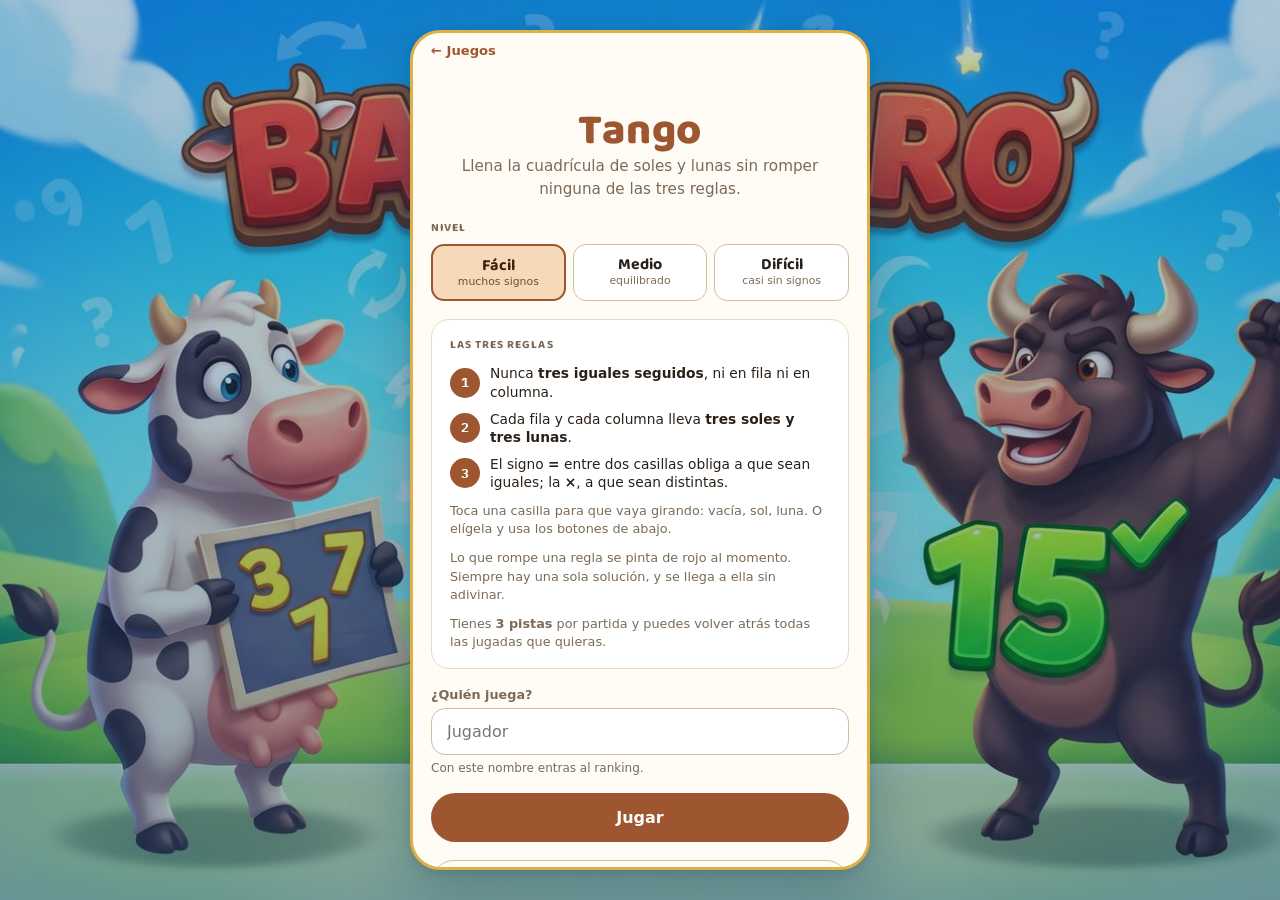
<file: tango.html>
<!doctype html>
<html lang="es">
<head>
<meta charset="utf-8">
<meta name="viewport" content="width=device-width, initial-scale=1, viewport-fit=cover">
<title>Tango</title>
<meta name="description" content="Llena la cuadrícula de soles y lunas sin tres seguidos, con tres de cada uno por fila y columna.">
<meta name="theme-color" content="#1E9BE8">
<link rel="preconnect" href="https://fonts.googleapis.com">
<link rel="preconnect" href="https://fonts.gstatic.com" crossorigin>
<link rel="stylesheet" href="https://fonts.googleapis.com/css2?family=Baloo+2:wght@600;700;800&family=IBM+Plex+Mono:wght@500;600;700&display=swap">
<link rel="icon" href="icono-192.png">
<link rel="apple-touch-icon" href="icono-192.png">
<link rel="stylesheet" href="comun.css?v=3">

<style>
/* La cuadrícula es cuadrada y manda sobre el resto. Los signos van encima,
   centrados en la línea que separa dos casillas. */

.opciones { display: flex; flex-direction: column; gap: 8px; width: 100%; text-align: left; }
.grupo-opcion { display: flex; flex-direction: column; gap: 7px; }
.botonera { display: grid; grid-template-columns: repeat(3, 1fr); gap: 7px; }

.opcion {
  padding: 11px 8px;
  border-radius: 13px;
  border: 1.5px solid var(--borde-fuerte);
  background: var(--superficie);
  color: var(--tinta);
  display: flex;
  flex-direction: column;
  align-items: center;
  gap: 1px;
  transition: border-color 150ms ease, background 150ms ease, transform 150ms ease;
}

.opcion:hover { border-color: var(--cafe); }
.opcion:active { transform: scale(0.97); }

.opcion[aria-pressed="true"] {
  border-color: var(--cafe);
  border-width: 2px;
  background: var(--cafe-suave);
  color: var(--cafe-suave-sobre);
}

.opcion .fuerte { font-family: var(--display); font-weight: 700; font-size: 1rem; line-height: 1.1; }
.opcion .flojo { font-size: 0.68rem; color: var(--tenue); }
.opcion[aria-pressed="true"] .flojo { color: inherit; opacity: 0.75; }

/* --- Cuadrícula --------------------------------------------------------- */

.zona-tablero { flex: 1; min-height: 0; display: grid; place-items: center; padding-block: 10px; }

.marco-tango { position: relative; width: 100%; max-width: min(100%, 58vh); }

.tablero-t {
  display: grid;
  grid-template-columns: repeat(6, 1fr);
  /* Las filas se reparten el alto en partes iguales. Sin esto, una fila sin
     ningún astro no tiene contenido que la estire y queda a media altura. */
  grid-template-rows: repeat(6, 1fr);
  width: 100%;
  aspect-ratio: 1;
  background: var(--superficie);
  border: 2.5px solid var(--linea-caja);
  border-radius: 12px;
  overflow: hidden;
}

.celda-t {
  border-right: 1px solid var(--linea);
  border-bottom: 1px solid var(--linea);
  background: transparent;
  display: grid;
  place-items: center;
  padding: 11%;
  position: relative;
  transition: background 120ms ease;
  min-width: 0;
}

.celda-t.fin-col { border-right: none; }
.celda-t.fin-fila { border-bottom: none; }

.celda-t.dada { background: var(--fija); }
.celda-t.elegida { background: var(--realce-fuerte); }
.celda-t.mal { background: var(--realce-malo); }

.celda-t svg { width: 100%; height: 100%; display: block; }
.celda-t.dada svg { opacity: 1; }
.celda-t:not(.dada) svg { opacity: 0.92; }

.sol { color: var(--color-sol); }
.luna { color: var(--color-luna); }

/* Los signos se posicionan sobre la línea que separa las dos casillas. */
.signo {
  position: absolute;
  transform: translate(-50%, -50%);
  width: 17px;
  height: 17px;
  display: grid;
  place-items: center;
  border-radius: 50%;
  background: var(--superficie);
  border: 1.5px solid var(--linea-caja);
  font-family: var(--cifra);
  font-size: 0.68rem;
  font-weight: 700;
  color: var(--tinta);
  line-height: 1;
  pointer-events: none;
  z-index: 2;
}

.signo.roto { background: var(--rojo); border-color: var(--rojo); color: #fff; }

/* --- Controles ---------------------------------------------------------- */

.panel-datos { flex: none; display: flex; gap: 7px; padding-top: 10px; }

.dato {
  flex: 1;
  background: var(--superficie);
  border: 1px solid var(--borde);
  border-radius: 12px;
  padding: 7px 4px;
  text-align: center;
}

.dato .cifra {
  font-family: var(--cifra);
  font-weight: 700;
  font-size: 1rem;
  font-variant-numeric: tabular-nums;
  display: block;
  line-height: 1.2;
}

.dato .rotulo-dato {
  font-size: 0.64rem;
  text-transform: uppercase;
  letter-spacing: 0.06em;
  color: var(--tenue);
  font-weight: 700;
}

.teclado-t {
  flex: none;
  display: flex;
  flex-direction: column;
  gap: 7px;
  padding-block: 10px 12px;
  padding-bottom: max(12px, env(safe-area-inset-bottom, 0px));
  border-top: 1px solid var(--borde);
  background: color-mix(in srgb, var(--superficie-var) 45%, transparent);
}

.par-astros { display: grid; grid-template-columns: repeat(2, 1fr); gap: 7px; }

.tecla-astro {
  height: 54px;
  border-radius: 13px;
  border: 1.5px solid var(--borde-fuerte);
  background: var(--superficie);
  display: flex;
  align-items: center;
  justify-content: center;
  gap: 8px;
  font-family: var(--display);
  font-weight: 700;
  font-size: 0.95rem;
  color: var(--tinta);
  transition: transform 150ms ease, border-color 150ms ease;
}

.tecla-astro svg { width: 26px; height: 26px; }
.tecla-astro:active { transform: scale(0.96); }
.tecla-astro:hover { border-color: var(--cafe); }

.acciones-t { display: flex; gap: 6px; }

.accion {
  flex: 1;
  min-width: 0;
  border: 1.5px solid var(--borde-fuerte);
  border-radius: 999px;
  padding: 10px 4px;
  font-weight: 700;
  font-size: 0.78rem;
  white-space: nowrap;
  color: var(--tinta);
  transition: background 150ms ease, border-color 150ms ease;
}

.accion:hover:not(:disabled) { background: var(--superficie-var); border-color: var(--cafe); }
.accion:disabled { opacity: 0.38; cursor: not-allowed; }

.accion .cuenta { font-family: var(--cifra); font-size: 0.68rem; font-weight: 600; opacity: 0.6; }

.cargando { flex: 1; display: grid; place-items: center; text-align: center; color: var(--tenue); font-size: 0.95rem; }

.cargando .rueda {
  width: 34px; height: 34px;
  border: 3px solid var(--borde);
  border-top-color: var(--cafe);
  border-radius: 50%;
  animation: girar 800ms linear infinite;
  margin-inline: auto;
}

@keyframes girar { to { transform: rotate(360deg) } }

.aviso-mal {
  flex: none;
  text-align: center;
  font-size: 0.78rem;
  font-weight: 600;
  color: var(--rojo);
  padding-top: 6px;
  min-height: 1.2em;
}

/* Colores propios del tablero. */
:root {
  --linea: #E6D9C2;
  --linea-caja: #C6A878;
  --fija: #F7EEDC;
  --realce-fuerte: #F0C98A;
  --realce-malo: #FFDCD6;
  --color-sol: #EFA310;
  --color-luna: #5566C4;
}

@media (prefers-color-scheme: dark) {
  :root:not([data-theme="light"]) {
    --linea: #4A3A2A;
    --linea-caja: #7E6341;
    --fija: #3A2D1E;
    --realce-fuerte: #6E5227;
    --realce-malo: #5C2219;
    --color-sol: #FFC247;
    --color-luna: #93A4F5;
  }
}

@media (max-height: 700px) {
  .tecla-astro { height: 46px; }
  .teclado-t { gap: 6px; padding-block: 8px 10px; }
  .panel-datos { padding-top: 6px; }
}
</style>
</head>
<body>

<div id="app">
  <section class="vista portada gutter" id="vista-config"></section>
  <section class="vista" id="vista-juego" hidden></section>
  <section class="vista" id="vista-ranking" hidden></section>
  <div id="capa-dialogo"></div>
</div>

<script>
"use strict";

// ---------------------------------------------------------------------------
// Reglas.
//
// Cuadrícula de 6×6 donde cada casilla lleva un sol o una luna. Tres reglas:
//   1. Nunca tres iguales seguidos, ni en fila ni en columna.
//   2. Cada fila y cada columna lleva tres soles y tres lunas.
//   3. Entre dos casillas vecinas puede haber un signo: "=" obliga a que sean
//      iguales y "×" a que sean distintas.
// ---------------------------------------------------------------------------

const LADO = 6;
const MITAD = LADO / 2;
const CASILLAS = LADO * LADO;
const VACIO = 0, SOL = 1, LUNA = 2;

const NIVELES = {
  facil:   { nombre: "Fácil",   signos: 10, quitar: 24, detalle: "muchos signos" },
  medio:   { nombre: "Medio",   signos: 7,  quitar: 28, detalle: "equilibrado" },
  dificil: { nombre: "Difícil", signos: 4,  quitar: 36, detalle: "casi sin signos" },
};

const PISTAS_POR_PARTIDA = 3;
const MAX_LARGO_NOMBRE = 16;
const NOMBRE_POR_DEFECTO = "Jugador";
const LIMITE_RANKING = 50;

const fil = (i) => Math.floor(i / LADO);
const col = (i) => i % LADO;
const contrario = (v) => (v === SOL ? LUNA : SOL);

/** Todos los pares de casillas vecinas, que es donde pueden ir los signos. */
function paresVecinos() {
  const pares = [];
  for (let i = 0; i < CASILLAS; i++) {
    if (col(i) < LADO - 1) pares.push([i, i + 1]);
    if (fil(i) < LADO - 1) pares.push([i, i + LADO]);
  }
  return pares;
}

function barajar(lista) {
  for (let i = lista.length - 1; i > 0; i--) {
    const j = Math.floor(Math.random() * (i + 1));
    [lista[i], lista[j]] = [lista[j], lista[i]];
  }
  return lista;
}

/**
 * Si poner [v] en [i] no rompe ninguna regla con lo que ya hay puesto.
 *
 * Sólo mira lo que la jugada puede estropear: los tríos que pasan por esa
 * casilla, la cuenta de su fila y su columna, y los signos que la tocan.
 */
function puedeIr(tab, i, v, signos) {
  const f = fil(i), c = col(i);

  // Tres seguidos, en las tres posiciones donde [i] puede quedar.
  const enFila = (k) => (k >= 0 && k < LADO ? tab[f * LADO + k] : -1);
  const enCol = (k) => (k >= 0 && k < LADO ? tab[k * LADO + c] : -1);
  for (const leer of [enFila, enCol]) {
    const p = leer === enFila ? c : f;
    if (leer(p - 2) === v && leer(p - 1) === v) return false;
    if (leer(p - 1) === v && leer(p + 1) === v) return false;
    if (leer(p + 1) === v && leer(p + 2) === v) return false;
  }

  // Tres de cada uno por fila y por columna: ni uno más.
  let enF = 0, enC = 0;
  for (let k = 0; k < LADO; k++) {
    if (k !== c && tab[f * LADO + k] === v) enF++;
    if (k !== f && tab[k * LADO + c] === v) enC++;
  }
  if (enF >= MITAD || enC >= MITAD) return false;

  // Los signos que tocan esta casilla, cuando el otro extremo ya está puesto.
  for (const s of signos) {
    const otro = s.a === i ? s.b : s.b === i ? s.a : -1;
    if (otro === -1 || tab[otro] === VACIO) continue;
    if (s.tipo === "=" && tab[otro] !== v) return false;
    if (s.tipo === "x" && tab[otro] === v) return false;
  }

  return true;
}

/**
 * Cuenta soluciones hasta [tope] y se detiene ahí.
 *
 * Igual que en el sudoku, basta distinguir "una" de "más de una".
 */
function contarSoluciones(tab, signos, tope = 2) {
  const copia = tab.slice();
  let encontradas = 0;

  function buscar() {
    let mejor = -1, mejores = null;
    for (let i = 0; i < CASILLAS; i++) {
      if (copia[i] !== VACIO) continue;
      const posibles = [];
      for (const v of [SOL, LUNA]) if (puedeIr(copia, i, v, signos)) posibles.push(v);
      if (posibles.length === 0) return false;
      if (mejores === null || posibles.length < mejores.length) {
        mejor = i; mejores = posibles;
        if (posibles.length === 1) break;
      }
    }
    if (mejor === -1) { encontradas++; return encontradas >= tope; }

    for (const v of mejores) {
      copia[mejor] = v;
      if (buscar()) { copia[mejor] = VACIO; return true; }
      copia[mejor] = VACIO;
    }
    return false;
  }

  buscar();
  return encontradas;
}

/** Rellena una cuadrícula entera válida, al azar. */
function generarSolucion() {
  const tab = new Array(CASILLAS).fill(VACIO);

  function llenar(i) {
    if (i === CASILLAS) return true;
    for (const v of barajar([SOL, LUNA])) {
      if (puedeIr(tab, i, v, [])) {
        tab[i] = v;
        if (llenar(i + 1)) return true;
        tab[i] = VACIO;
      }
    }
    return false;
  }

  llenar(0);
  return tab;
}

function generarPartida(nivel) {
  const { signos: cuantos, quitar } = NIVELES[nivel];
  const solucion = generarSolucion();

  // Los signos salen de la propia solución, así que siempre son ciertos.
  const signos = barajar(paresVecinos())
    .slice(0, cuantos)
    .map(([a, b]) => ({ a, b, tipo: solucion[a] === solucion[b] ? "=" : "x" }));

  // Se vacían casillas mientras siga habiendo una sola respuesta.
  const tab = solucion.slice();
  let vacias = 0;
  for (const i of barajar([...Array(CASILLAS).keys()])) {
    if (vacias >= quitar) break;
    const guardado = tab[i];
    tab[i] = VACIO;
    if (contarSoluciones(tab, signos) === 1) vacias++;
    else tab[i] = guardado;
  }

  return { solucion, inicial: tab, signos };
}

/**
 * Casillas que rompen alguna regla, y signos que no se cumplen.
 *
 * Sólo se queja de lo que ya está puesto: una fila a medio llenar no está mal,
 * está incompleta.
 */
function revisar(tab, signos) {
  const malas = new Set();
  const signosRotos = new Set();

  // Tres seguidos.
  for (let f = 0; f < LADO; f++) {
    for (let c = 0; c < LADO - 2; c++) {
      const a = f * LADO + c;
      if (tab[a] !== VACIO && tab[a] === tab[a + 1] && tab[a] === tab[a + 2]) {
        malas.add(a); malas.add(a + 1); malas.add(a + 2);
      }
    }
  }
  for (let c = 0; c < LADO; c++) {
    for (let f = 0; f < LADO - 2; f++) {
      const a = f * LADO + c;
      if (tab[a] !== VACIO && tab[a] === tab[a + LADO] && tab[a] === tab[a + 2 * LADO]) {
        malas.add(a); malas.add(a + LADO); malas.add(a + 2 * LADO);
      }
    }
  }

  // Más de tres del mismo astro en una fila o columna.
  for (let k = 0; k < LADO; k++) {
    for (const porFila of [true, false]) {
      const idx = Array.from({ length: LADO }, (_, j) => (porFila ? k * LADO + j : j * LADO + k));
      for (const v of [SOL, LUNA]) {
        const suyas = idx.filter((i) => tab[i] === v);
        if (suyas.length > MITAD) suyas.forEach((i) => malas.add(i));
      }
    }
  }

  // Signos incumplidos.
  signos.forEach((s, n) => {
    if (tab[s.a] === VACIO || tab[s.b] === VACIO) return;
    const iguales = tab[s.a] === tab[s.b];
    if ((s.tipo === "=" && !iguales) || (s.tipo === "x" && iguales)) {
      signosRotos.add(n);
      malas.add(s.a); malas.add(s.b);
    }
  });

  return { malas, signosRotos };
}

const estaCompleto = (tab) => tab.every((v) => v !== VACIO);

function formatearTiempo(ms) {
  const total = Math.floor(ms / 1000);
  const h = Math.floor(total / 3600);
  const m = Math.floor((total % 3600) / 60);
  const s = total % 60;
  const dd = (x) => String(x).padStart(2, "0");
  return h > 0 ? `${h}:${dd(m)}:${dd(s)}` : `${dd(m)}:${dd(s)}`;
}

// ---------------------------------------------------------------------------
// Ranking, una tabla por nivel.
// ---------------------------------------------------------------------------

const CLAVE_PUNTAJES = "tango_puntajes";
const CLAVE_JUGADOR = "vacas_toros_ultimo_jugador";

function ordenRanking(a, b) {
  return a.pistas - b.pistas || a.tiempoMs - b.tiempoMs || a.fechaMs - b.fechaMs;
}

function leerTodo() {
  try {
    const crudo = localStorage.getItem(CLAVE_PUNTAJES);
    const datos = crudo ? JSON.parse(crudo) : {};
    return datos && typeof datos === "object" && !Array.isArray(datos) ? datos : {};
  } catch (e) {
    // Datos corruptos o navegación privada: se parte de cero.
    return {};
  }
}

function leerPuntajes(nivel) {
  const lista = leerTodo()[nivel];
  if (!Array.isArray(lista)) return [];
  return lista
    .filter((p) => p && typeof p.jugador === "string")
    .map((p) => ({
      jugador: p.jugador,
      pistas: Number(p.pistas) || 0,
      tiempoMs: Number(p.tiempoMs) || 0,
      fechaMs: Number(p.fechaMs) || 0,
    }))
    .sort(ordenRanking)
    .slice(0, LIMITE_RANKING);
}

function guardarPuntaje(nivel, puntaje) {
  const todo = leerTodo();
  const lista = leerPuntajes(nivel).concat([puntaje]).sort(ordenRanking).slice(0, LIMITE_RANKING);
  todo[nivel] = lista;
  try {
    localStorage.setItem(CLAVE_PUNTAJES, JSON.stringify(todo));
    localStorage.setItem(CLAVE_JUGADOR, puntaje.jugador);
  } catch (e) { /* sin almacenamiento, dura lo que dure la pestaña */ }
  return lista;
}

function leerUltimoJugador() {
  try { return localStorage.getItem(CLAVE_JUGADOR) || ""; } catch (e) { return ""; }
}

function borrarPuntajes(nivel) {
  const todo = leerTodo();
  delete todo[nivel];
  try { localStorage.setItem(CLAVE_PUNTAJES, JSON.stringify(todo)); } catch (e) { /* nada que borrar */ }
}

// ---------------------------------------------------------------------------
// Estado.
// ---------------------------------------------------------------------------

const estado = {
  pantalla: "config",
  jugador: "",
  nivel: "facil",
  generando: false,
  solucion: [],
  inicial: [],
  signos: [],
  tablero: [],
  seleccion: null,
  historial: [],
  pistas: 0,
  tiempoMs: 0,
  inicioMs: 0,
  ganada: false,
  puntajes: [],
  puntajeReciente: null,
  dialogo: null,
};

let cronometro = null;

const esDada = (i) => estado.inicial[i] !== VACIO;
const pistasRestantes = () => PISTAS_POR_PARTIDA - estado.pistas;

const esc = (texto) =>
  String(texto).replace(/[&<>"']/g, (c) =>
    ({ "&": "&amp;", "<": "&lt;", ">": "&gt;", '"': "&quot;", "'": "&#39;" }[c]));

// ---------------------------------------------------------------------------
// Dibujos.
// ---------------------------------------------------------------------------

const SVG_SOL = `<svg viewBox="0 0 24 24" fill="none" stroke="currentColor" stroke-width="2"
  stroke-linecap="round" class="sol" aria-hidden="true">
  <circle cx="12" cy="12" r="4.6" fill="currentColor" stroke="none"/>
  <path d="M12 1.6v2.6M12 19.8v2.6M22.4 12h-2.6M4.2 12H1.6M19.35 4.65l-1.84 1.84M6.49 17.51l-1.84 1.84M19.35 19.35l-1.84-1.84M6.49 6.49L4.65 4.65"/>
</svg>`;

const SVG_LUNA = `<svg viewBox="0 0 24 24" class="luna" aria-hidden="true">
  <path fill="currentColor" d="M20.3 14.4A8.7 8.7 0 0 1 9.6 3.7a1 1 0 0 0-1.3-1.2 10.2 10.2 0 1 0 13.2 13.2 1 1 0 0 0-1.2-1.3z"/>
</svg>`;

const dibujo = (v) => (v === SOL ? SVG_SOL : v === LUNA ? SVG_LUNA : "");

// ---------------------------------------------------------------------------
// Acciones.
// ---------------------------------------------------------------------------

function elegirNivel(nivel) { estado.nivel = nivel; pintar(); }

function empezarPartida() {
  estado.pantalla = "juego";
  estado.generando = true;
  pintar();

  setTimeout(() => {
    const { solucion, inicial, signos } = generarPartida(estado.nivel);
    estado.solucion = solucion;
    estado.inicial = inicial;
    estado.signos = signos;
    estado.tablero = inicial.slice();
    estado.seleccion = inicial.findIndex((v) => v === VACIO);
    estado.historial = [];
    estado.pistas = 0;
    estado.tiempoMs = 0;
    estado.ganada = false;
    estado.puntajeReciente = null;
    estado.generando = false;
    arrancarCronometro();
    pintar();
  }, 30);
}

function arrancarCronometro() {
  detenerCronometro();
  estado.inicioMs = Date.now() - estado.tiempoMs;
  cronometro = setInterval(() => {
    estado.tiempoMs = Date.now() - estado.inicioMs;
    const reloj = document.getElementById("reloj");
    if (reloj) reloj.textContent = formatearTiempo(estado.tiempoMs);
  }, 200);
}

function detenerCronometro() {
  if (cronometro) clearInterval(cronometro);
  cronometro = null;
}

function apilarJugada() { estado.historial.push(estado.tablero.slice()); }

function deshacer() {
  if (estado.ganada) return;
  const paso = estado.historial.pop();
  if (!paso) return;
  estado.tablero = paso;
  // Las pistas ya gastadas no se devuelven.
  pintar();
}

function seleccionar(i) {
  if (estado.ganada) return;
  estado.seleccion = i;
  pintar();
}

/** Pone un astro concreto en la casilla elegida. */
function poner(v) {
  const i = estado.seleccion;
  if (estado.ganada || i === null || esDada(i)) return;
  if (estado.tablero[i] === v) return;
  apilarJugada();
  estado.tablero[i] = v;
  revisarSiGano();
  pintar();
}

/** Tocar la casilla la hace girar: vacía, sol, luna y de vuelta. */
function girarCasilla(i) {
  if (estado.ganada || esDada(i)) { seleccionar(i); return; }
  if (estado.seleccion !== i) { seleccionar(i); return; }
  apilarJugada();
  estado.tablero[i] = estado.tablero[i] === VACIO ? SOL
    : estado.tablero[i] === SOL ? LUNA : VACIO;
  revisarSiGano();
  pintar();
}

function limpiarCasilla() {
  const i = estado.seleccion;
  if (estado.ganada || i === null || esDada(i) || estado.tablero[i] === VACIO) return;
  apilarJugada();
  estado.tablero[i] = VACIO;
  pintar();
}

function usarPista() {
  if (estado.ganada || pistasRestantes() <= 0) return;
  let i = estado.seleccion;
  if (i === null || estado.tablero[i] === estado.solucion[i]) {
    i = estado.tablero.findIndex((v, k) => v !== estado.solucion[k]);
  }
  if (i < 0) return;

  apilarJugada();
  estado.tablero[i] = estado.solucion[i];
  estado.pistas++;
  estado.seleccion = i;
  revisarSiGano();
  pintar();
}

function revisarSiGano() {
  if (!estaCompleto(estado.tablero)) return;
  if (estado.tablero.some((v, i) => v !== estado.solucion[i])) return;

  estado.ganada = true;
  detenerCronometro();
  estado.tiempoMs = Date.now() - estado.inicioMs;

  const puntaje = {
    jugador: estado.jugador.trim() || NOMBRE_POR_DEFECTO,
    pistas: estado.pistas,
    tiempoMs: estado.tiempoMs,
    fechaMs: Date.now(),
  };
  estado.puntajeReciente = puntaje;
  estado.puntajes = guardarPuntaje(estado.nivel, puntaje);
}

function irA(pantalla) {
  if (pantalla !== "juego") detenerCronometro();
  else if (!estado.ganada && estado.tablero.length) arrancarCronometro();
  if (pantalla === "ranking") estado.puntajes = leerPuntajes(estado.nivel);
  estado.pantalla = pantalla;
  pintar();
}

function abandonar() {
  detenerCronometro();
  estado.dialogo = null;
  estado.tablero = [];
  estado.pantalla = "config";
  pintar();
}

// ---------------------------------------------------------------------------
// Dibujo de las pantallas.
// ---------------------------------------------------------------------------

const vistas = {
  config: document.getElementById("vista-config"),
  juego: document.getElementById("vista-juego"),
  ranking: document.getElementById("vista-ranking"),
};
const capaDialogo = document.getElementById("capa-dialogo");

function pintar() {
  for (const [nombre, nodo] of Object.entries(vistas)) nodo.hidden = nombre !== estado.pantalla;
  if (estado.pantalla === "config") pintarConfig();
  if (estado.pantalla === "juego") pintarJuego();
  if (estado.pantalla === "ranking") pintarRanking();
  pintarDialogo();
}

function pintarConfig() {
  const niveles = Object.entries(NIVELES).map(([clave, nv]) => `
    <button class="opcion" data-nivel="${clave}" aria-pressed="${clave === estado.nivel}">
      <span class="fuerte">${nv.nombre}</span>
      <span class="flojo">${nv.detalle}</span>
    </button>
  `).join("");

  vistas.config.innerHTML = `
    <a class="volver" href="index.html">← Juegos</a>

    <div class="marca">
      <h1 class="titulo">Tango</h1>
      <p class="bajada">Llena la cuadrícula de soles y lunas sin romper ninguna de las tres reglas.</p>
    </div>

    <div class="opciones">
      <div class="grupo-opcion">
        <p class="rotulo">Nivel</p>
        <div class="botonera">${niveles}</div>
      </div>
    </div>

    <div class="tarjeta-reglas">
      <p class="rotulo">Las tres reglas</p>
      <div class="pistas-def">
        <div class="pista-def">
          <span class="globo-def" style="background: var(--cafe)">1</span>
          <span>Nunca <strong>tres iguales seguidos</strong>, ni en fila ni en columna.</span>
        </div>
        <div class="pista-def">
          <span class="globo-def" style="background: var(--cafe)">2</span>
          <span>Cada fila y cada columna lleva <strong>tres soles y tres lunas</strong>.</span>
        </div>
        <div class="pista-def">
          <span class="globo-def" style="background: var(--cafe)">3</span>
          <span>El signo <strong>=</strong> entre dos casillas obliga a que sean iguales; la <strong>×</strong>, a que sean distintas.</span>
        </div>
      </div>
      <p class="nota">Toca una casilla para que vaya girando: vacía, sol, luna. O elígela y usa los botones de abajo.</p>
      <p class="nota">Lo que rompe una regla se pinta de rojo al momento. Siempre hay una sola solución, y se llega a ella sin adivinar.</p>
      <p class="nota">Tienes <strong>${PISTAS_POR_PARTIDA} pistas</strong> por partida y puedes volver atrás todas las jugadas que quieras.</p>
    </div>

    <div class="campo">
      <label for="nombre">¿Quién juega?</label>
      <input id="nombre" type="text" maxlength="${MAX_LARGO_NOMBRE}"
             placeholder="${NOMBRE_POR_DEFECTO}" value="${esc(estado.jugador)}"
             autocomplete="nickname" enterkeyhint="go">
      <span class="ayuda">Con este nombre entras al ranking.</span>
    </div>

    <button class="boton" id="btn-jugar">Jugar</button>
    <button class="boton-linea" id="btn-ver-ranking">Ver ranking</button>
  `;

  vistas.config.querySelectorAll("[data-nivel]").forEach((b) =>
    b.addEventListener("click", () => elegirNivel(b.dataset.nivel)));

  const nombre = vistas.config.querySelector("#nombre");
  nombre.addEventListener("input", (e) => {
    estado.jugador = e.target.value.slice(0, MAX_LARGO_NOMBRE);
  });
  nombre.addEventListener("keydown", (e) => {
    if (e.key === "Enter") { e.preventDefault(); empezarPartida(); }
  });

  vistas.config.querySelector("#btn-jugar").addEventListener("click", empezarPartida);
  vistas.config.querySelector("#btn-ver-ranking").addEventListener("click", () => irA("ranking"));
}

function barraJuego() {
  return `
    <header class="barra gutter">
      <div class="quien">
        <div class="nombre">Tango · ${NIVELES[estado.nivel].nombre}</div>
        <div class="turno">${esc(estado.jugador.trim() || NOMBRE_POR_DEFECTO)}</div>
      </div>
      <span class="reloj" id="reloj">${formatearTiempo(estado.tiempoMs)}</span>
      <button class="salir" id="btn-salir">Salir</button>
    </header>
  `;
}

function pintarJuego() {
  if (estado.generando) {
    vistas.juego.innerHTML = `
      ${barraJuego()}
      <div class="cargando gutter">
        <div>
          <div class="rueda"></div>
          <p style="margin-top:12px">Armando un tablero con una sola solución…</p>
        </div>
      </div>
    `;
    vistas.juego.querySelector("#btn-salir").addEventListener("click", abandonar);
    return;
  }

  const { malas, signosRotos } = revisar(estado.tablero, estado.signos);
  const sel = estado.seleccion;

  const casillas = estado.tablero.map((v, i) => {
    const clases = ["celda-t"];
    if (esDada(i)) clases.push("dada");
    if (col(i) === LADO - 1) clases.push("fin-col");
    if (fil(i) === LADO - 1) clases.push("fin-fila");
    if (malas.has(i)) clases.push("mal");
    else if (i === sel) clases.push("elegida");
    return `<button class="${clases.join(" ")}" data-casilla="${i}"
      aria-label="Fila ${fil(i) + 1}, columna ${col(i) + 1}">${dibujo(v)}</button>`;
  }).join("");

  // Cada signo se planta sobre la línea que separa a sus dos casillas.
  const marcas = estado.signos.map((s, n) => {
    const horizontal = s.b === s.a + 1;
    const x = horizontal ? col(s.a) + 1 : col(s.a) + 0.5;
    const y = horizontal ? fil(s.a) + 0.5 : fil(s.a) + 1;
    return `<span class="signo${signosRotos.has(n) ? " roto" : ""}"
      style="left:${(x / LADO) * 100}%; top:${(y / LADO) * 100}%">${s.tipo === "=" ? "=" : "×"}</span>`;
  }).join("");

  const faltan = estado.tablero.filter((v) => v === VACIO).length;

  const abajo = estado.ganada ? `
    <div class="panel-final gano gutter">
      <h2>¡Resuelto!</h2>
      <p>Tango ${NIVELES[estado.nivel].nombre.toLowerCase()} en ${formatearTiempo(estado.tiempoMs)}.</p>
      <p class="guardado">${estado.pistas === 0
        ? "Sin usar ninguna pista."
        : `Con ${estado.pistas} ${estado.pistas === 1 ? "pista" : "pistas"}.`} Guardado en el ranking.</p>
      <div class="par-botones">
        <button class="boton-linea" id="btn-ranking-final">Ranking</button>
        <button class="boton" id="btn-otra-vez">Otra vez</button>
      </div>
    </div>
  ` : `
    <div class="teclado-t gutter">
      <div class="par-astros">
        <button class="tecla-astro" data-astro="${SOL}">${SVG_SOL} Sol</button>
        <button class="tecla-astro" data-astro="${LUNA}">${SVG_LUNA} Luna</button>
      </div>
      <div class="acciones-t">
        <button class="accion" id="btn-deshacer"${estado.historial.length === 0 ? " disabled" : ""}>Atrás${
          estado.historial.length ? ` <span class="cuenta">${estado.historial.length}</span>` : ""}</button>
        <button class="accion" id="btn-borrar">Borrar</button>
        <button class="accion" id="btn-pista"${pistasRestantes() <= 0 ? " disabled" : ""}>Pista ${pistasRestantes()}</button>
      </div>
    </div>
  `;

  vistas.juego.innerHTML = `
    ${barraJuego()}
    ${estado.ganada ? "" : `
      <div class="panel-datos gutter">
        <div class="dato"><span class="cifra">${faltan}</span><span class="rotulo-dato">Faltan</span></div>
        <div class="dato"><span class="cifra">${malas.size}</span><span class="rotulo-dato">Con error</span></div>
        <div class="dato"><span class="cifra">${estado.pistas}</span><span class="rotulo-dato">Pistas</span></div>
      </div>
    `}
    <div class="zona-tablero gutter">
      <div class="marco-tango">
        <div class="tablero-t">${casillas}</div>
        ${marcas}
      </div>
    </div>
    ${estado.ganada ? "" : `<p class="aviso-mal gutter">${
      malas.size > 0 ? "Hay algo que rompe una regla." : ""}</p>`}
    ${abajo}
  `;

  const v = vistas.juego;
  v.querySelector("#btn-salir").addEventListener("click", () => {
    if (estado.ganada) abandonar();
    else { estado.dialogo = "salir"; pintar(); }
  });

  v.querySelectorAll("[data-casilla]").forEach((b) =>
    b.addEventListener("click", () => girarCasilla(Number(b.dataset.casilla))));
  v.querySelectorAll("[data-astro]").forEach((b) =>
    b.addEventListener("click", () => poner(Number(b.dataset.astro))));

  const bDeshacer = v.querySelector("#btn-deshacer");
  if (bDeshacer) bDeshacer.addEventListener("click", deshacer);
  const bBorrar = v.querySelector("#btn-borrar");
  if (bBorrar) bBorrar.addEventListener("click", limpiarCasilla);
  const bPista = v.querySelector("#btn-pista");
  if (bPista) bPista.addEventListener("click", usarPista);

  const bOtra = v.querySelector("#btn-otra-vez");
  if (bOtra) bOtra.addEventListener("click", empezarPartida);
  const bRanking = v.querySelector("#btn-ranking-final");
  if (bRanking) bRanking.addEventListener("click", () => irA("ranking"));
}

function pintarRanking() {
  const puntajes = estado.puntajes;
  const reciente = estado.puntajeReciente;

  const cuerpo = puntajes.length === 0
    ? `<div class="vacio gutter">Todavía no hay partidas resueltas<br>en nivel ${NIVELES[estado.nivel].nombre.toLowerCase()}.</div>`
    : `
      <div class="tabla-cabecera gutter">
        <span class="pos">#</span>
        <span class="jug">Jugador</span>
        <span class="int">Pistas</span>
        <span class="tie">Tiempo</span>
      </div>
      <div class="lista-ranking gutter">
        ${puntajes.map((p, i) => {
          const pos = i + 1;
          const esReciente = reciente &&
            p.jugador === reciente.jugador &&
            p.pistas === reciente.pistas &&
            p.tiempoMs === reciente.tiempoMs &&
            p.fechaMs === reciente.fechaMs;
          const clase = esReciente ? "reciente" : pos <= 3 ? "podio" : "";
          return `
            <div class="puesto ${clase}">
              <span class="pos"><span class="medalla">${pos}</span></span>
              <span class="jug">${esc(p.jugador)}</span>
              <span class="int">${p.pistas}</span>
              <span class="tie">${formatearTiempo(p.tiempoMs)}</span>
            </div>
          `;
        }).join("")}
      </div>
      <div class="pie-ranking gutter">
        <button class="boton-linea" id="btn-borrar-ranking">Borrar esta tabla</button>
      </div>
    `;

  vistas.ranking.innerHTML = `
    <header class="barra gutter">
      <div class="quien">
        <div class="nombre">Ranking</div>
        <div class="turno">Tango · ${NIVELES[estado.nivel].nombre}</div>
      </div>
      <button class="salir" id="btn-volver">Volver</button>
    </header>
    ${cuerpo}
  `;

  vistas.ranking.querySelector("#btn-volver")
    .addEventListener("click", () => irA(estado.tablero.length ? "juego" : "config"));

  const borrar = vistas.ranking.querySelector("#btn-borrar-ranking");
  if (borrar) borrar.addEventListener("click", () => { estado.dialogo = "borrar"; pintar(); });
}

function pintarDialogo() {
  if (!estado.dialogo) { capaDialogo.innerHTML = ""; return; }

  const textos = {
    salir: {
      titulo: "¿Dejar esta partida?",
      cuerpo: "Se pierde el tablero y el tiempo que llevas.",
      confirmar: "Sí, salir",
    },
    borrar: {
      titulo: "¿Borrar esta tabla?",
      cuerpo: `Se pierden los puntajes de nivel ${NIVELES[estado.nivel].nombre.toLowerCase()} y no se pueden recuperar.`,
      confirmar: "Borrar",
    },
  }[estado.dialogo];

  capaDialogo.innerHTML = `
    <div class="velo" role="dialog" aria-modal="true" aria-labelledby="dlg-titulo">
      <div class="dialogo">
        <h2 id="dlg-titulo">${textos.titulo}</h2>
        <p>${textos.cuerpo}</p>
        <div class="opciones">
          <button id="dlg-cancelar">Cancelar</button>
          <button id="dlg-confirmar">${textos.confirmar}</button>
        </div>
      </div>
    </div>
  `;

  const cual = estado.dialogo;
  capaDialogo.querySelector("#dlg-cancelar")
    .addEventListener("click", () => { estado.dialogo = null; pintar(); });
  capaDialogo.querySelector("#dlg-confirmar").addEventListener("click", () => {
    estado.dialogo = null;
    if (cual === "salir") abandonar();
    else {
      borrarPuntajes(estado.nivel);
      estado.puntajes = [];
      estado.puntajeReciente = null;
      pintar();
    }
  });
  capaDialogo.querySelector("#dlg-confirmar").focus();
}

// ---------------------------------------------------------------------------
// Teclado físico.
// ---------------------------------------------------------------------------

document.addEventListener("keydown", (e) => {
  if (estado.dialogo) {
    if (e.key === "Escape") { estado.dialogo = null; pintar(); }
    return;
  }
  if (estado.pantalla !== "juego" || estado.generando || estado.ganada) return;
  if (e.target instanceof HTMLInputElement) return;

  if (e.key === "s" || e.key === "S" || e.key === "1") { e.preventDefault(); poner(SOL); return; }
  if (e.key === "l" || e.key === "L" || e.key === "2") { e.preventDefault(); poner(LUNA); return; }
  if (e.key === "Backspace" || e.key === "Delete") { e.preventDefault(); limpiarCasilla(); return; }
  if (e.key === "h" || e.key === "H") { e.preventDefault(); usarPista(); return; }
  if ((e.ctrlKey || e.metaKey) && (e.key === "z" || e.key === "Z")) { e.preventDefault(); deshacer(); return; }
  if (e.key === " " && estado.seleccion !== null) { e.preventDefault(); girarCasilla(estado.seleccion); return; }

  const pasos = { ArrowLeft: -1, ArrowRight: 1, ArrowUp: -LADO, ArrowDown: LADO };
  if (e.key in pasos && estado.seleccion !== null) {
    e.preventDefault();
    const destino = estado.seleccion + pasos[e.key];
    const cruzaFila = Math.abs(pasos[e.key]) === 1 && fil(destino) !== fil(estado.seleccion);
    if (destino >= 0 && destino < CASILLAS && !cruzaFila) seleccionar(destino);
  }
});

// ---------------------------------------------------------------------------
// Arranque.
// ---------------------------------------------------------------------------

estado.jugador = leerUltimoJugador();
pintar();
</script>
</body>
</html>
</file>
<file: comun.css>
/* Estilos compartidos por las páginas de la colección: la paleta, el marco
   de la app sobre la ilustración, la barra, los botones, los diálogos y el
   ranking. Cada juego agrega encima lo suyo. */

/* Layout: marco de app centrado. En el teléfono ocupa la pantalla entera;
   en el computador queda del ancho de un teléfono, con el tablero al medio,
   la tira de control arriba y el selector de dígitos abajo. */
:root {
  /* Colores sacados de la ilustración: cielo, pasto, el rojo y el café del
     rótulo, y el verde y el ámbar con que el ícono marca toros y vacas. */
  --cielo: #1E9BE8;
  --cielo-claro: #7FD4F8;
  --pasto: #4EB582;
  --cafe: #9E5630;
  --cafe-sobre: #FFFFFF;
  --cafe-suave: #F6D9B8;
  --cafe-suave-sobre: #44210B;

  /* Toros: verde, el dígito está en su lugar. Vacas: ámbar, está pero corrido.
     Es la misma lectura que las marcas de abajo, así el color significa
     siempre lo mismo en toda la pantalla. */
  --toros: #3FA81C;
  --vacas: #EFA310;

  --crema: #FFFCF5;
  --tinta: #2B2017;
  --tenue: #7C6A58;
  --superficie: #FFFFFF;
  --superficie-var: #FBF0DE;
  --superficie-var-sobre: #5A4632;
  --borde: #E8D9C0;
  --borde-fuerte: #D2BC9B;
  --dorado: #DFAF48;

  --rojo: #E23B2C;
  --rojo-suave: #FFDED9;
  --rojo-suave-sobre: #5A1008;
  --verde-suave: #D6F0C4;
  --verde-suave-sobre: #1C3D0C;
  --marca-verde: #3FA81C;
  --marca-amarilla: #F5B61E;
  --marca-roja: #E23B2C;

  --sombra: 0 22px 60px rgba(10, 60, 95, 0.33), 0 3px 10px rgba(10, 60, 95, 0.16);
  --velo: rgba(14, 50, 76, 0.55);

  --display: "Baloo 2", "Trebuchet MS", system-ui, sans-serif;
  --cifra: "IBM Plex Mono", ui-monospace, "Cascadia Mono", Menlo, monospace;
  --texto: system-ui, -apple-system, "Segoe UI", Roboto, sans-serif;

  --caja: 42px;
  --pista: 38px;
  --turno: 18px;
  --mezcla: 0%;
  color-scheme: light;
}

@media (prefers-color-scheme: dark) {
  :root:not([data-theme="light"]) {
    --cafe: #F0C79E;
    --cafe-sobre: #43210B;
    --cafe-suave: #6B3C1C;
    --cafe-suave-sobre: #FBE2C8;

    --toros: #7BD94F;
    --vacas: #FFC247;

    --crema: #241C15;
    --tinta: #F2E7DA;
    --tenue: #BAA895;
    --superficie: #31261C;
    --superficie-var: #3B2E22;
    --superficie-var-sobre: #EADCCB;
    --borde: #4C3B2B;
    --borde-fuerte: #6A5339;
    --dorado: #C79A3C;

    --rojo: #FF8A7D;
    --rojo-suave: #5E1A12;
    --rojo-suave-sobre: #FFDED9;
    --verde-suave: #2A4A17;
    --verde-suave-sobre: #D6F0C4;
    --marca-verde: #3C9E1C;
    --marca-amarilla: #E0A412;
    --marca-roja: #D33425;

    --sombra: 0 22px 60px rgba(0, 0, 0, 0.6), 0 3px 10px rgba(0, 0, 0, 0.45);
    --velo: rgba(0, 0, 0, 0.66);
    color-scheme: dark;
  }
}

*, *::before, *::after { box-sizing: border-box; }

html { height: 100%; }

body {
  margin: 0;
  min-height: 100%;
  font-family: var(--texto);
  font-size: 15px;
  color: var(--tinta);
  /* La ilustración del juego como telón. El degradado de abajo es el color
     base: se ve igual mientras carga la imagen y si no llegara a cargar. */
  background: linear-gradient(180deg, var(--cielo) 0%, var(--cielo-claro) 52%, var(--pasto) 100%);
  background-attachment: fixed;
  display: grid;
  justify-items: center;
  align-content: center;
  -webkit-font-smoothing: antialiased;
}

body::before {
  content: "";
  position: fixed;
  inset: 0;
  z-index: -1;
  background: url("fondo.jpg") center / cover no-repeat;
}

/* Sobre la ilustración, un velo que baja el contraste del dibujo para que el
   tablero siga siendo lo que se lee primero. */
body::after {
  content: "";
  position: fixed;
  inset: 0;
  z-index: -1;
  background: linear-gradient(180deg, rgba(8, 60, 100, 0.26), rgba(8, 60, 100, 0.42));
}

@media (prefers-color-scheme: dark) {
  :root:not([data-theme="light"]) body::after {
    background: linear-gradient(180deg, rgba(6, 16, 26, 0.72), rgba(6, 16, 26, 0.82));
  }
}

[hidden] { display: none !important; }

button { font: inherit; color: inherit; cursor: pointer; border: none; background: none; }

:where(button, input, [tabindex]):focus-visible {
  outline: 2.5px solid var(--cafe);
  outline-offset: 2px;
}

/* --- El marco de la app ------------------------------------------------- */

#app {
  width: 100%;
  max-width: 460px;
  height: 100dvh;
  /* El tablero necesita este alto para no aplastarse. Si la ventana es más
     baja, el marco lo conserva y la página se desplaza. */
  min-height: 600px;
  display: flex;
  flex-direction: column;
  background: var(--crema);
  /* Se tiñe de rojo cuando quedan pocos intentos. */
  background: color-mix(in srgb, var(--rojo) var(--mezcla), var(--crema));
  transition: background 450ms ease;
  overflow: hidden;
  position: relative;
}

/* En pantallas con espacio, el juego deja de estirarse y toma la forma de
   una app, centrada y con un tamaño fijo cómodo. */
@media (min-width: 540px) and (min-height: 680px) {
  body { padding: 28px; }
  #app {
    height: min(840px, calc(100dvh - 56px));
    border-radius: 30px;
    /* El filete dorado del ícono, que separa el tablero de la ilustración. */
    border: 3px solid var(--dorado);
    box-shadow: var(--sombra);
  }
}

.vista { display: flex; flex-direction: column; flex: 1; min-height: 0; }

.gutter {
  padding-left: max(18px, env(safe-area-inset-left, 0px));
  padding-right: max(18px, env(safe-area-inset-right, 0px));
}

/* --- Portada ------------------------------------------------------------ */

.portada {
  overflow-y: auto;
  padding-block: 0 28px;
  padding-top: env(safe-area-inset-top, 0px);
  align-items: center;
  gap: 18px;
  text-align: center;
}

.portada > * { width: 100%; }

.marca {
  display: flex;
  flex-direction: column;
  align-items: center;
  gap: 2px;
  padding-top: 34px;
}

.marca .emblema {
  width: clamp(92px, 26vw, 116px);
  height: clamp(92px, 26vw, 116px);
  border-radius: 26px;
  margin-bottom: 12px;
  box-shadow: 0 10px 24px rgba(10, 60, 95, 0.3);
  display: block;
}

.titulo {
  font-family: var(--display);
  font-weight: 800;
  font-size: clamp(2.1rem, 9vw, 2.7rem);
  line-height: 1;
  letter-spacing: 0.01em;
  color: var(--cafe);
  margin: 0;
  text-wrap: balance;
}

.bajada {
  margin: 0;
  font-size: 0.95rem;
  line-height: 1.5;
  color: var(--tenue);
  max-width: 24rem;
  margin-inline: auto;
}

.tarjeta-reglas {
  background: var(--superficie);
  border: 1px solid var(--borde);
  border-radius: 18px;
  padding: 16px 18px;
  text-align: left;
  display: flex;
  flex-direction: column;
  gap: 10px;
}

.rotulo {
  font-family: var(--display);
  font-size: 0.72rem;
  font-weight: 700;
  text-transform: uppercase;
  letter-spacing: 0.09em;
  color: var(--tenue);
  margin: 0;
}

.pistas-def { display: flex; flex-direction: column; gap: 8px; }

.pista-def { display: flex; align-items: center; gap: 10px; font-size: 0.86rem; line-height: 1.35; }

.pista-def .globo-def {
  width: 30px; height: 30px; flex: none;
  border-radius: 50%;
  display: grid; place-items: center;
  font-family: var(--cifra);
  font-weight: 700;
  font-size: 0.8rem;
  color: #fff;
}

.pista-def .simbolo {
  font-family: var(--cifra);
  font-weight: 700;
  opacity: 0.75;
}

.nota { margin: 0; font-size: 0.8rem; line-height: 1.45; color: var(--tenue); }

.leyendas { display: flex; flex-direction: column; gap: 7px; }

.leyenda { display: flex; align-items: center; gap: 10px; font-size: 0.82rem; }

.leyenda .muestra {
  width: 28px; height: 28px; flex: none;
  border-radius: 8px;
  display: grid; place-items: center;
  font-family: var(--cifra);
  font-weight: 700;
  font-size: 0.85rem;
}

.campo { display: flex; flex-direction: column; gap: 6px; text-align: left; }

.campo label { font-size: 0.8rem; font-weight: 600; color: var(--tenue); }

.campo input {
  font: inherit;
  font-size: 1rem;
  padding: 13px 15px;
  border-radius: 14px;
  border: 1.5px solid var(--borde-fuerte);
  background: var(--superficie);
  color: var(--tinta);
  width: 100%;
  transition: border-color 150ms ease, box-shadow 150ms ease;
}

.campo input:focus {
  outline: none;
  border-color: var(--cafe);
  box-shadow: 0 0 0 3px color-mix(in srgb, var(--cafe) 18%, transparent);
}

.campo .ayuda { font-size: 0.75rem; color: var(--tenue); }

.boton {
  border-radius: 999px;
  padding: 15px 20px;
  background: var(--cafe);
  color: var(--cafe-sobre);
  font-weight: 700;
  font-size: 1rem;
  width: 100%;
  transition: transform 150ms ease, filter 150ms ease;
}

.boton:hover { filter: brightness(1.07); }
.boton:active { transform: scale(0.985); }
.boton:disabled { opacity: 0.4; cursor: not-allowed; transform: none; filter: none; }

.boton-linea {
  border: 1.5px solid var(--borde-fuerte);
  border-radius: 999px;
  padding: 13px 20px;
  font-weight: 600;
  width: 100%;
  color: var(--tinta);
  transition: background 150ms ease, border-color 150ms ease;
}

.boton-linea:hover { background: var(--superficie-var); border-color: var(--cafe); }

/* --- Barra superior ----------------------------------------------------- */

.barra {
  display: flex;
  align-items: center;
  gap: 12px;
  padding-block: 12px;
  padding-top: calc(12px + env(safe-area-inset-top, 0px));
  background: color-mix(in srgb, var(--rojo) var(--mezcla), var(--cafe-suave));
  color: var(--cafe-suave-sobre);
  border-bottom: 1px solid color-mix(in srgb, var(--cafe-suave-sobre) 12%, transparent);
  transition: background 450ms ease;
  flex: none;
}

.barra .quien { flex: 1; min-width: 0; }

.barra .nombre {
  font-family: var(--display);
  font-weight: 700;
  font-size: 1rem;
  line-height: 1.2;
  white-space: nowrap;
  overflow: hidden;
  text-overflow: ellipsis;
}

.barra .turno { font-size: 0.73rem; opacity: 0.8; margin-top: 1px; }

.barra .reloj {
  font-family: var(--cifra);
  font-weight: 600;
  font-size: 0.95rem;
  font-variant-numeric: tabular-nums;
  padding: 4px 9px;
  border-radius: 8px;
  background: color-mix(in srgb, var(--cafe-suave-sobre) 10%, transparent);
}

.barra .salir {
  padding: 8px 10px;
  border-radius: 9px;
  font-weight: 600;
  font-size: 0.85rem;
  transition: background 150ms ease;
}

.barra .salir:hover { background: color-mix(in srgb, var(--cafe-suave-sobre) 12%, transparent); }

/* --- Tira de control ---------------------------------------------------- */

.bloque-tira { flex: none; padding-top: 12px; }

.tira-cabecera {
  display: flex;
  align-items: baseline;
  justify-content: space-between;
  gap: 8px;
  margin-bottom: 6px;
}

.tira-cabecera button {
  font-size: 0.72rem;
  font-weight: 700;
  color: var(--cafe);
  padding: 2px 6px;
  border-radius: 6px;
}

.tira-cabecera button:hover { background: var(--superficie-var); }

.tira { display: grid; grid-template-columns: repeat(10, 1fr); gap: 4px; }

.tira button {
  aspect-ratio: 0.8;
  border-radius: 8px;
  border: 1px solid var(--borde);
  background: var(--superficie);
  color: var(--superficie-var-sobre);
  font-family: var(--cifra);
  font-weight: 600;
  font-size: 0.88rem;
  display: grid;
  place-items: center;
  transition: transform 150ms ease, background 150ms ease;
}

.tira button:active { transform: scale(0.92); }

/* --- Tablero ------------------------------------------------------------ */

.aviso-alerta {
  flex: none;
  text-align: center;
  color: var(--rojo);
  font-weight: 700;
  font-size: 0.85rem;
  padding-top: 8px;
  letter-spacing: 0.01em;
}

.cabecera-columnas {
  flex: none;
  display: flex;
  align-items: center;
  padding-block: 10px 6px;
  font-family: var(--display);
  font-size: 0.6rem;
  font-weight: 700;
  letter-spacing: 0.04em;
  text-transform: uppercase;
}

.cabecera-columnas .hueco { flex: 1; }
.cabecera-columnas .col { width: var(--pista); text-align: center; }
.cabecera-columnas .toros { color: var(--toros); }
.cabecera-columnas .vacas { color: var(--vacas); }

.historial {
  flex: 1;
  /* Nunca se deja aplastar por la tira y el selector: si falta espacio,
     el que se desplaza es el tablero. */
  min-height: 140px;
  overflow-y: auto;
  display: flex;
  flex-direction: column;
  gap: 6px;
  padding-bottom: 6px;
  scrollbar-width: thin;
  scrollbar-color: var(--borde-fuerte) transparent;
}

.historial::-webkit-scrollbar { width: 6px; }
.historial::-webkit-scrollbar-track { background: transparent; }
.historial::-webkit-scrollbar-thumb {
  background: var(--borde-fuerte);
  border-radius: 3px;
}

.fila { display: flex; align-items: center; flex: none; }

.fila .num {
  width: var(--turno);
  flex: none;
  font-family: var(--cifra);
  font-size: 0.7rem;
  color: var(--tenue);
  opacity: 0.6;
}

.celdas { display: flex; gap: 6px; }

.celda {
  width: var(--caja);
  height: var(--caja);
  border-radius: 10px;
  border: 1px solid var(--borde);
  background: var(--superficie);
  color: var(--tinta);
  font-family: var(--cifra);
  font-weight: 700;
  font-size: 1.12rem;
  display: grid;
  place-items: center;
  flex: none;
  transition: background 150ms ease, border-color 150ms ease, transform 150ms ease;
}

.celda.jugada:hover { transform: translateY(-1px); }

.celda.elegida {
  border-width: 2px;
  border-color: var(--cafe);
  background: color-mix(in srgb, var(--cafe) 10%, var(--superficie));
  box-shadow: 0 0 0 3px color-mix(in srgb, var(--cafe) 15%, transparent);
}

.celda.elegida:empty::after {
  content: "";
  width: 2px;
  height: 18px;
  background: var(--cafe);
  border-radius: 1px;
  animation: latir 1.1s ease-in-out infinite;
}

@keyframes latir { 0%, 100% { opacity: 1 } 50% { opacity: 0.15 } }

.celda.hueca {
  border-style: dashed;
  border-color: var(--borde);
  background: none;
  opacity: 0.5;
}

.fila .relleno { flex: 1; }

.pista { width: var(--pista); flex: none; display: grid; place-items: center; }

.pista .globo {
  width: 28px;
  height: 28px;
  border-radius: 50%;
  display: grid;
  place-items: center;
  font-family: var(--cifra);
  font-size: 0.85rem;
  font-weight: 700;
  font-variant-numeric: tabular-nums;
}

.probar {
  width: calc(var(--pista) * 2 + 4px);
  flex: none;
  height: 38px;
  border-radius: 999px;
  background: var(--cafe);
  color: var(--cafe-sobre);
  font-weight: 700;
  font-size: 0.82rem;
  transition: filter 150ms ease, transform 150ms ease;
}

.probar:hover:not(:disabled) { filter: brightness(1.08); }
.probar:active:not(:disabled) { transform: scale(0.96); }
.probar:disabled { opacity: 0.3; cursor: not-allowed; }

.fila.recien .celda { animation: aparecer 320ms ease-out backwards; }
.fila.recien .celda:nth-child(2) { animation-delay: 45ms; }
.fila.recien .celda:nth-child(3) { animation-delay: 90ms; }
.fila.recien .celda:nth-child(4) { animation-delay: 135ms; }
.fila.recien .globo { animation: aparecer 320ms ease-out 200ms backwards; }

@keyframes aparecer {
  from { opacity: 0; transform: translateY(-6px) scale(0.9) }
  to { opacity: 1; transform: none }
}

.error {
  flex: none;
  text-align: center;
  color: var(--rojo);
  font-size: 0.83rem;
  font-weight: 600;
  padding-block: 6px;
}

/* --- Selector de dígitos ------------------------------------------------ */

.selector {
  flex: none;
  display: flex;
  flex-direction: column;
  gap: 7px;
  padding-block: 10px 12px;
  padding-bottom: max(12px, env(safe-area-inset-bottom, 0px));
  border-top: 1px solid var(--borde);
  background: color-mix(in srgb, var(--superficie-var) 45%, transparent);
}

.teclas { display: grid; grid-template-columns: repeat(5, 1fr); gap: 7px; }

.tecla {
  height: 48px;
  border-radius: 12px;
  border: 1px solid var(--borde-fuerte);
  background: var(--superficie);
  color: var(--superficie-var-sobre);
  font-family: var(--cifra);
  font-weight: 600;
  font-size: 1.3rem;
  transition: transform 150ms ease, filter 150ms ease;
}

.tecla:hover:not(:disabled) { filter: brightness(0.97); }
.tecla:active:not(:disabled) { transform: scale(0.94); }
.tecla:disabled { opacity: 0.28; cursor: not-allowed; }

.acciones { display: flex; gap: 10px; }
.acciones .boton-linea { flex: 1; padding-block: 11px; font-size: 0.9rem; }

.atajo {
  flex: none;
  text-align: center;
  font-size: 0.7rem;
  color: var(--tenue);
  padding-bottom: 2px;
}

.atajo kbd {
  font-family: var(--cifra);
  font-size: 0.68rem;
  border: 1px solid var(--borde-fuerte);
  border-bottom-width: 2px;
  border-radius: 5px;
  padding: 1px 5px;
  background: var(--superficie);
}

@media (hover: none) { .atajo { display: none } }

/* --- Panel final -------------------------------------------------------- */

.panel-final {
  flex: none;
  padding: 18px;
  padding-bottom: max(18px, env(safe-area-inset-bottom, 0px));
  display: flex;
  flex-direction: column;
  align-items: center;
  gap: 7px;
  text-align: center;
  background: var(--rojo-suave);
  color: var(--rojo-suave-sobre);
  border-top: 1px solid color-mix(in srgb, var(--rojo-suave-sobre) 15%, transparent);
  animation: subir 300ms ease-out;
}

.panel-final.gano {
  background: var(--verde-suave);
  color: var(--verde-suave-sobre);
  border-top-color: color-mix(in srgb, var(--verde-suave-sobre) 15%, transparent);
}

@keyframes subir { from { opacity: 0; transform: translateY(14px) } to { opacity: 1; transform: none } }

.panel-final h2 { font-family: var(--display); font-size: 1.4rem; margin: 0; letter-spacing: -0.01em; }
.panel-final p { margin: 0; font-size: 0.92rem; }
.panel-final .guardado { font-size: 0.78rem; opacity: 0.75; }

.panel-final .secreto {
  font-family: var(--cifra);
  font-weight: 700;
  font-size: 1.1rem;
  letter-spacing: 0.22em;
  padding-left: 0.22em;
}

.par-botones { display: flex; gap: 10px; padding-top: 6px; width: 100%; }
.par-botones > * { flex: 1; width: auto; padding-block: 12px; }
.par-botones .boton-linea { border-color: currentColor; opacity: 0.85; }
.par-botones .boton-linea:hover { background: color-mix(in srgb, currentColor 10%, transparent); opacity: 1; }

/* --- Ranking ------------------------------------------------------------ */

.tabla-cabecera {
  flex: none;
  display: flex;
  align-items: center;
  padding-block: 12px 8px;
  font-family: var(--display);
  font-size: 0.65rem;
  font-weight: 700;
  text-transform: uppercase;
  letter-spacing: 0.1em;
  color: var(--tenue);
}

.tabla-cabecera .pos { width: 34px; text-align: center; }
.tabla-cabecera .jug { flex: 1; min-width: 0; }
.tabla-cabecera .int { width: 58px; text-align: center; }
.tabla-cabecera .tie { width: 58px; text-align: right; }

.lista-ranking {
  flex: 1;
  min-height: 0;
  overflow-y: auto;
  display: flex;
  flex-direction: column;
  gap: 6px;
  scrollbar-width: thin;
}

.puesto {
  display: flex;
  align-items: center;
  padding: 11px 9px;
  border-radius: 14px;
  background: var(--superficie);
  border: 1px solid var(--borde);
  flex: none;
}

.puesto.podio { border-color: color-mix(in srgb, var(--cafe) 45%, var(--borde)); }
.puesto.reciente { background: var(--verde-suave); color: var(--verde-suave-sobre); border-color: transparent; }

.puesto .pos { width: 34px; flex: none; display: grid; place-items: center; }

.puesto .medalla {
  width: 25px; height: 25px;
  border-radius: 50%;
  display: grid; place-items: center;
  font-family: var(--cifra);
  font-size: 0.75rem;
  font-weight: 700;
  background: var(--superficie-var);
  color: var(--superficie-var-sobre);
}

.puesto.podio .medalla { background: var(--cafe); color: var(--cafe-sobre); }
.puesto.reciente .medalla { background: var(--toros); color: #fff; }

.puesto .jug {
  flex: 1; min-width: 0;
  overflow: hidden; text-overflow: ellipsis; white-space: nowrap;
  font-size: 0.95rem;
  padding-right: 6px;
}

.puesto.reciente .jug { font-weight: 700; }
.puesto .int { width: 58px; flex: none; text-align: center; font-weight: 700; font-variant-numeric: tabular-nums; }
.puesto .tie { width: 58px; flex: none; text-align: right; font-family: var(--cifra); font-size: 0.85rem; font-variant-numeric: tabular-nums; }

.vacio {
  flex: 1;
  display: grid;
  place-items: center;
  text-align: center;
  font-size: 0.95rem;
  line-height: 1.6;
  color: var(--tenue);
  padding: 28px;
}

.pie-ranking {
  flex: none;
  padding-block: 12px;
  padding-bottom: max(12px, env(safe-area-inset-bottom, 0px));
}

/* --- Diálogo ------------------------------------------------------------ */

.velo {
  position: absolute;
  inset: 0;
  background: var(--velo);
  display: grid;
  place-items: center;
  padding: 22px;
  z-index: 20;
  animation: desvanecer 180ms ease-out;
}

@keyframes desvanecer { from { opacity: 0 } to { opacity: 1 } }

.dialogo {
  background: var(--crema);
  color: var(--tinta);
  border-radius: 20px;
  padding: 22px;
  width: 100%;
  max-width: 21rem;
  display: flex;
  flex-direction: column;
  gap: 9px;
  box-shadow: var(--sombra);
  animation: subir 220ms ease-out;
}

.dialogo h2 { font-family: var(--display); font-size: 1.1rem; margin: 0; }
.dialogo p { margin: 0; font-size: 0.88rem; line-height: 1.5; color: var(--tenue); }

.dialogo .opciones { display: flex; justify-content: flex-end; gap: 4px; padding-top: 8px; }

.dialogo .opciones button {
  padding: 10px 14px;
  border-radius: 999px;
  font-weight: 700;
  font-size: 0.88rem;
  color: var(--cafe);
  transition: background 150ms ease;
}

.dialogo .opciones button:hover { background: var(--superficie-var); }

/* Ventanas bajas: se achica todo lo accesorio para que quepan las diez filas. */
@media (max-height: 800px) {
  :root { --caja: 38px; }
  .tecla { height: 43px; }
  .marca { padding-top: 24px; }
}

@media (max-height: 700px) {
  :root { --caja: 34px; }
  .tecla { height: 39px; font-size: 1.15rem; }
  .tira button { font-size: 0.8rem; }
  .bloque-tira { padding-top: 8px; }
  .selector { gap: 6px; padding-block: 8px 10px; }
  .atajo { display: none; }
}

@media (prefers-reduced-motion: reduce) {
  *, *::before, *::after { transition: none !important; animation: none !important; }
}

/* --- Vuelta a la colección ---------------------------------------------- */

.volver {
  width: 100%;
  text-align: left;
  display: block;
  font-size: 0.82rem;
  font-weight: 700;
  color: var(--cafe);
  text-decoration: none;
  padding: 10px 0 0;
  transition: opacity 150ms ease;
}

.volver:hover { opacity: 0.7; text-decoration: underline; }

/* --- Duelo contra un amigo ----------------------------------------------- */

.botonera { display: grid; grid-template-columns: repeat(3, 1fr); gap: 7px; }
.botonera.fila4 { grid-template-columns: repeat(4, 1fr); }

.opcion {
  padding: 11px 8px;
  border-radius: 13px;
  border: 1.5px solid var(--borde-fuerte);
  background: var(--superficie);
  color: var(--tinta);
  display: flex;
  flex-direction: column;
  align-items: center;
  gap: 1px;
  transition: border-color 150ms ease, background 150ms ease, transform 150ms ease;
}

.opcion:hover { border-color: var(--cafe); }
.opcion:active { transform: scale(0.97); }

.opcion[aria-pressed="true"] {
  border-color: var(--cafe);
  border-width: 2px;
  background: var(--cafe-suave);
  color: var(--cafe-suave-sobre);
}

.opcion .fuerte { font-family: var(--display); font-weight: 700; font-size: 1rem; line-height: 1.1; }
.opcion .flojo { font-size: 0.68rem; color: var(--tenue); }
.opcion[aria-pressed="true"] .flojo { color: inherit; opacity: 0.75; }

.numeros-secretos { display: flex; flex-direction: column; gap: 8px; }

.campo-numero { display: flex; align-items: center; gap: 10px; }

.campo-numero .indice {
  width: 22px;
  flex: none;
  font-family: var(--cifra);
  font-size: 0.78rem;
  color: var(--tenue);
  text-align: right;
}

.campo-numero .secreto {
  flex: 1;
  min-width: 0;
  font-family: var(--cifra);
  font-size: 1.3rem;
  font-weight: 700;
  letter-spacing: 0.3em;
  text-align: center;
  padding: 11px 8px;
  border-radius: 13px;
  border: 1.5px solid var(--borde-fuerte);
  background: var(--superficie);
  color: var(--tinta);
  transition: border-color 150ms ease;
}

.campo-numero .secreto:focus {
  outline: none;
  border-color: var(--cafe);
  box-shadow: 0 0 0 3px color-mix(in srgb, var(--cafe) 18%, transparent);
}

.campo-numero .visto {
  width: 20px;
  flex: none;
  font-weight: 700;
  font-size: 1rem;
  text-align: center;
}

.campo-numero .visto.bien { color: var(--toros); }
.campo-numero .visto.mal { color: var(--rojo); }

.caja-enlace {
  background: var(--superficie-var);
  border: 1px solid var(--borde);
  border-radius: 13px;
  padding: 11px 13px;
  text-align: left;
  overflow-wrap: anywhere;
}

.caja-enlace code {
  font-family: var(--cifra);
  font-size: 0.72rem;
  line-height: 1.5;
  color: var(--superficie-var-sobre);
}

/* El verde de WhatsApp, que es el que la gente reconoce. */
.btn-wsp {
  background: #25D366;
  color: #fff;
  text-decoration: none;
  display: block;
  text-align: center;
}

.btn-wsp:hover { filter: brightness(1.05); }

.aviso-copia {
  margin: 0;
  font-size: 0.78rem;
  color: var(--tenue);
  text-align: center;
  min-height: 1.1em;
}

.marcador-duelo {
  display: flex;
  align-items: center;
  justify-content: center;
  gap: 10px;
  width: 100%;
  padding-block: 6px;
}

.marcador-duelo .lado {
  flex: 1;
  min-width: 0;
  display: flex;
  flex-direction: column;
  align-items: center;
  gap: 1px;
  padding: 10px 6px;
  border-radius: 14px;
  border: 1.5px solid transparent;
}

.marcador-duelo .lado.vence {
  border-color: currentColor;
  background: color-mix(in srgb, currentColor 10%, transparent);
}

.marcador-duelo .quien-duelo {
  font-weight: 700;
  font-size: 0.82rem;
  max-width: 100%;
  overflow: hidden;
  text-overflow: ellipsis;
  white-space: nowrap;
}

.marcador-duelo .cifra-duelo {
  font-family: var(--cifra);
  font-weight: 700;
  font-size: 1.6rem;
  line-height: 1.1;
}

.marcador-duelo .rotulo-duelo {
  font-size: 0.64rem;
  text-transform: uppercase;
  letter-spacing: 0.06em;
  opacity: 0.7;
}

.marcador-duelo .tiempo-duelo {
  font-family: var(--cifra);
  font-size: 0.78rem;
  opacity: 0.8;
  padding-top: 2px;
}

.marcador-duelo .versus {
  font-family: var(--display);
  font-weight: 700;
  font-size: 0.8rem;
  opacity: 0.5;
  flex: none;
}

.aviso-enlace {
  margin: 0;
  padding: 11px 13px;
  border-radius: 13px;
  background: var(--rojo-suave);
  color: var(--rojo-suave-sobre);
  font-size: 0.82rem;
  line-height: 1.45;
  text-align: left;
}
</file>
